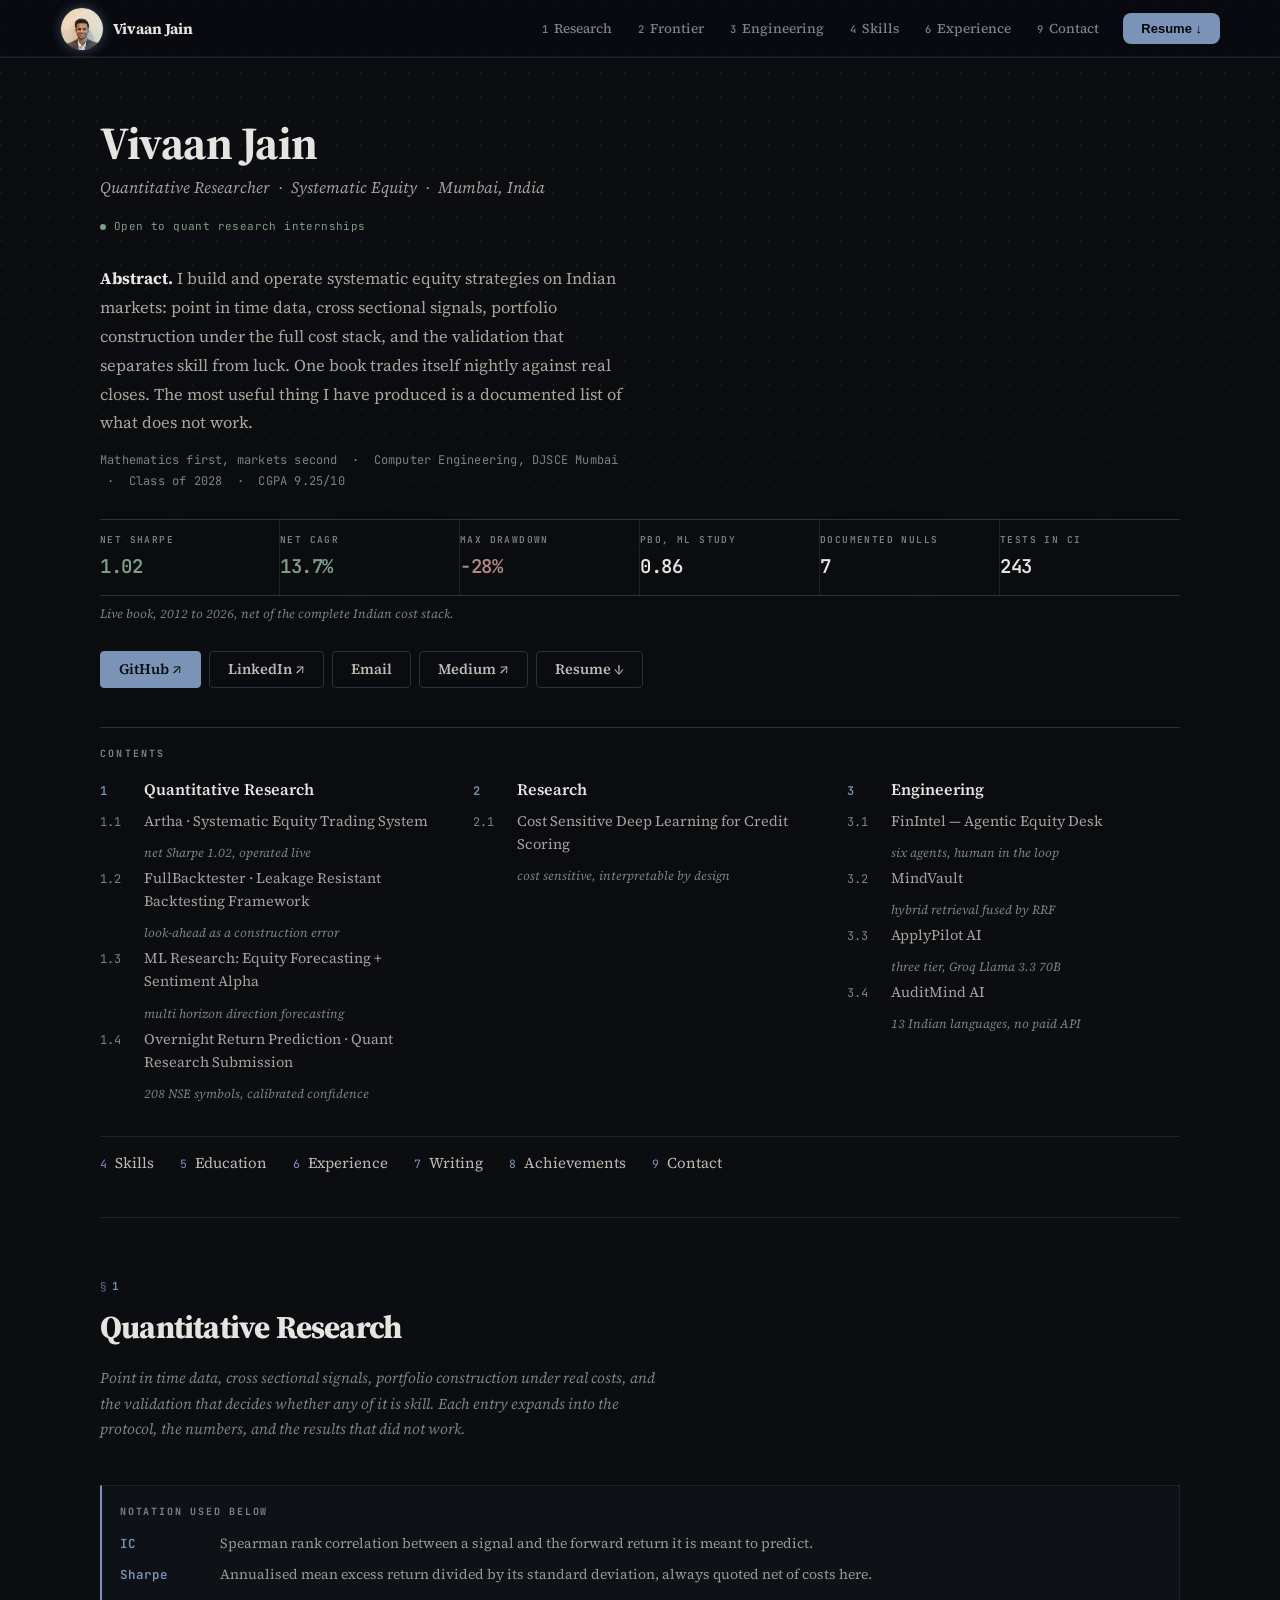
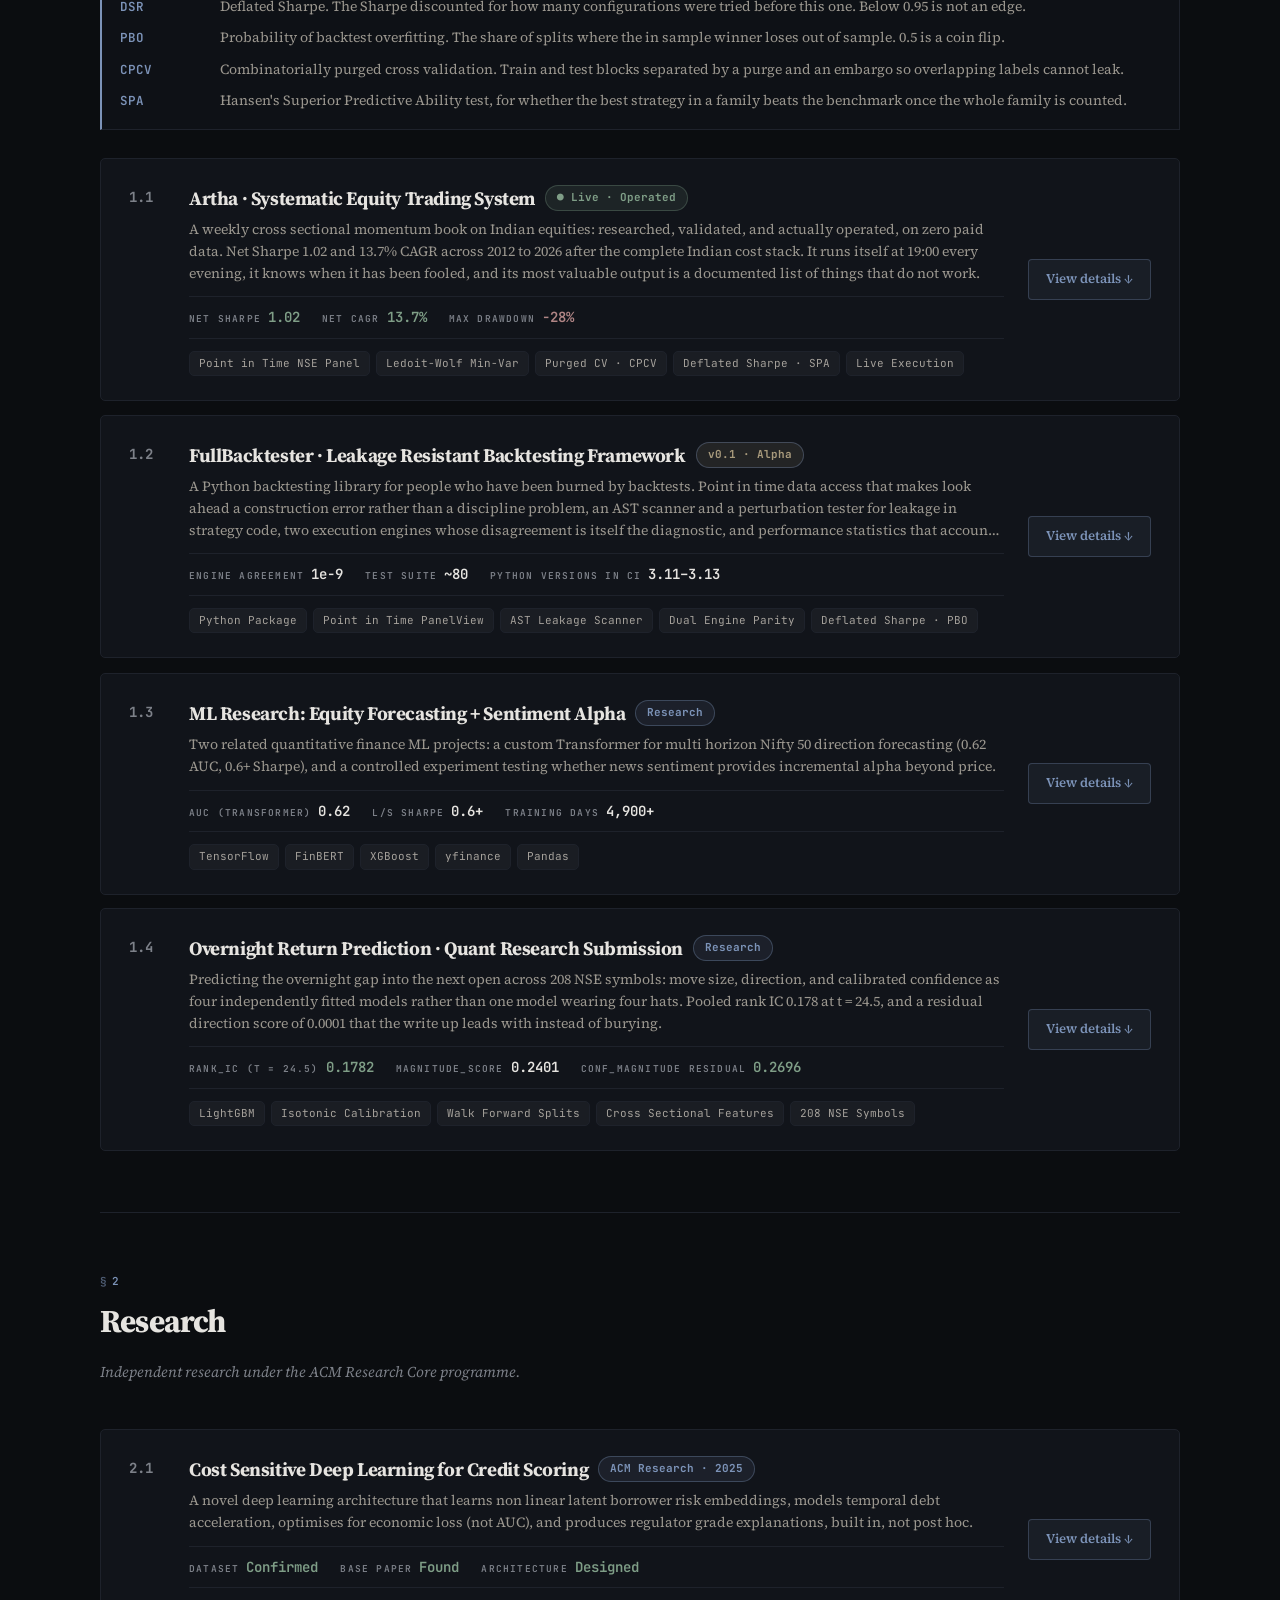
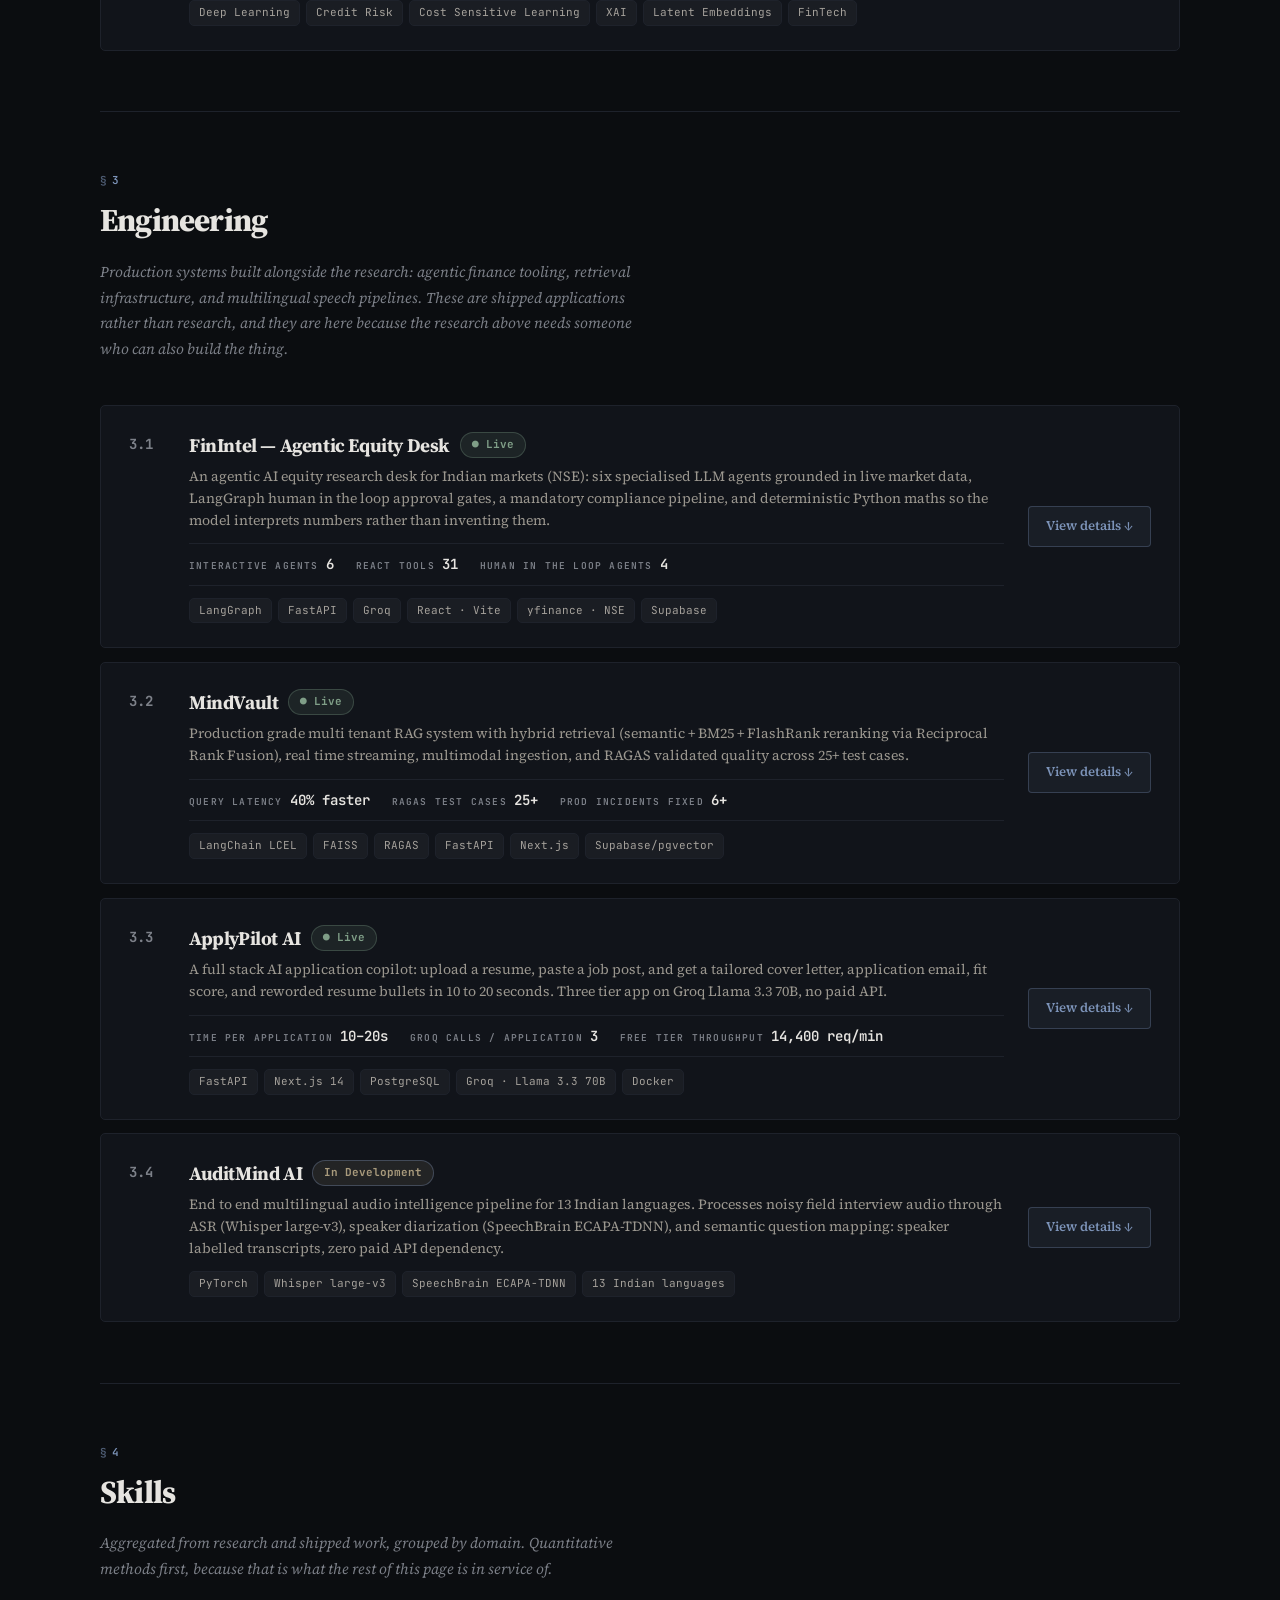
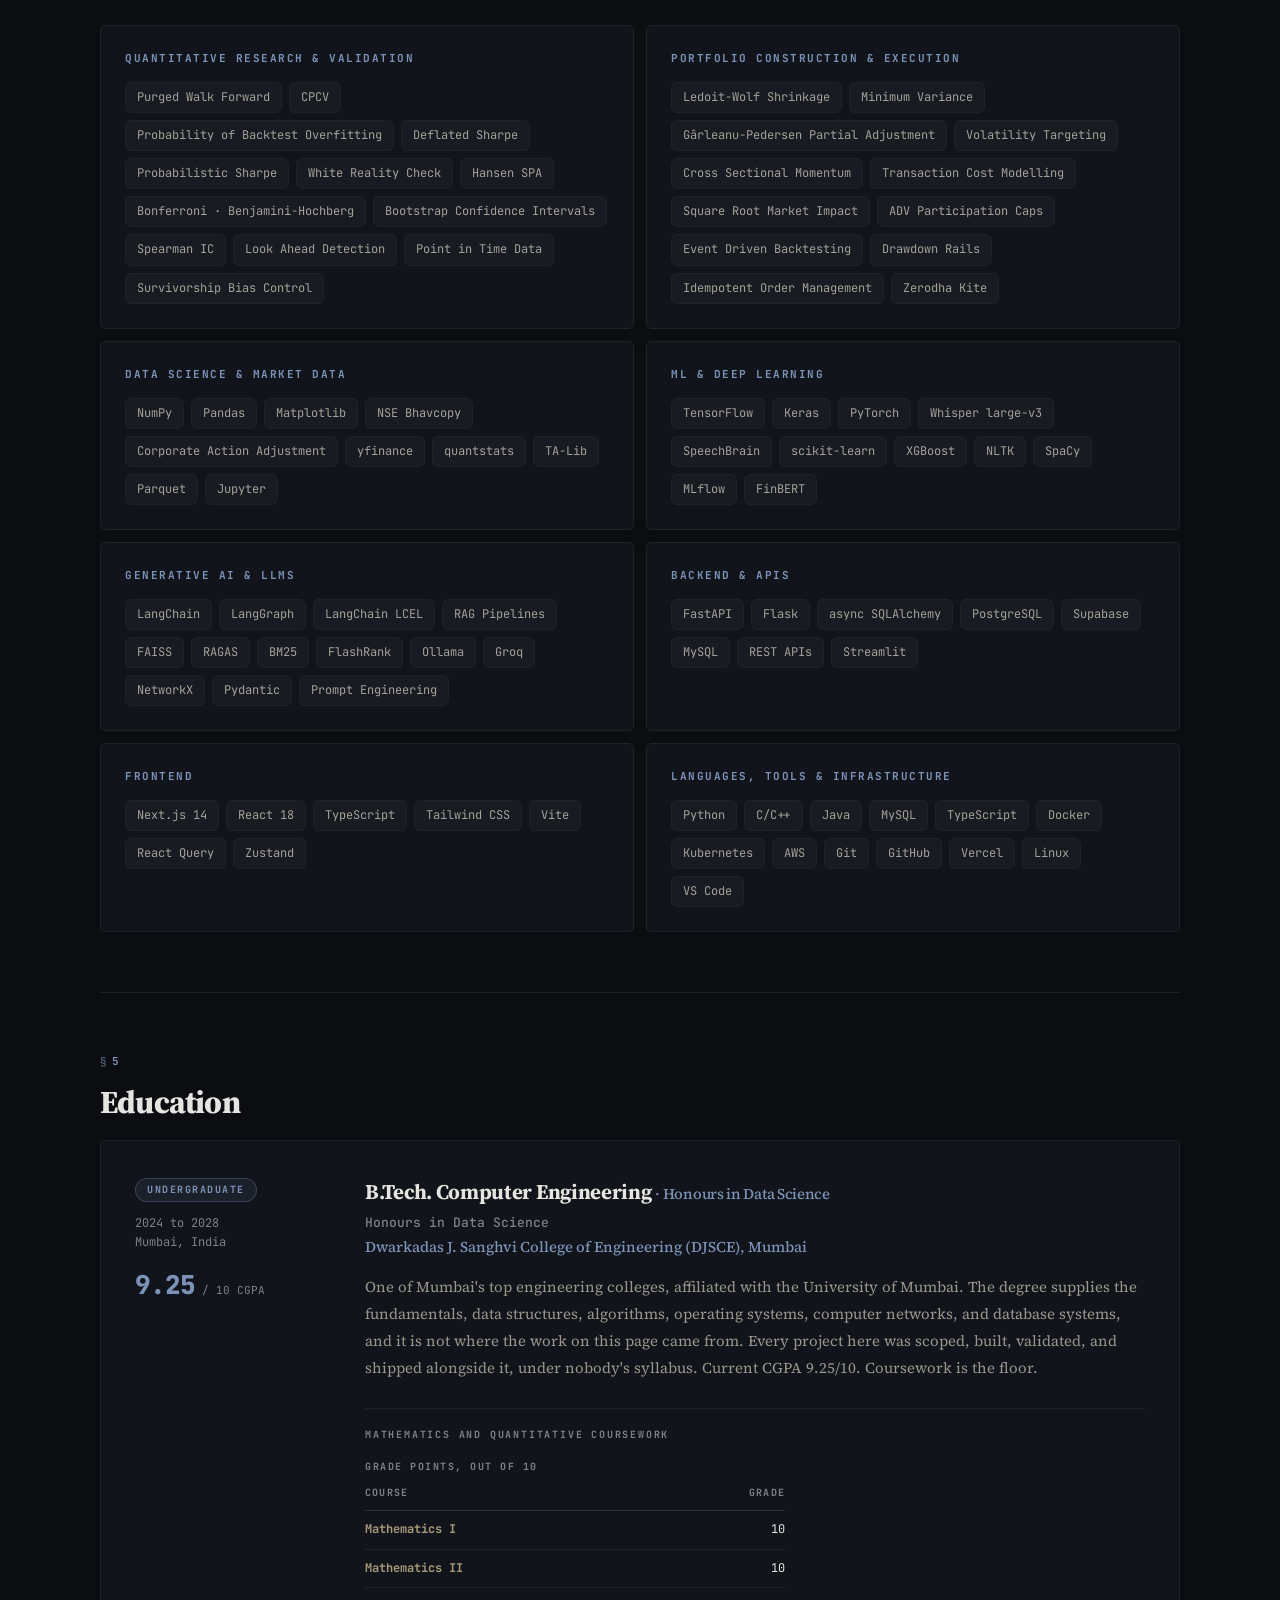
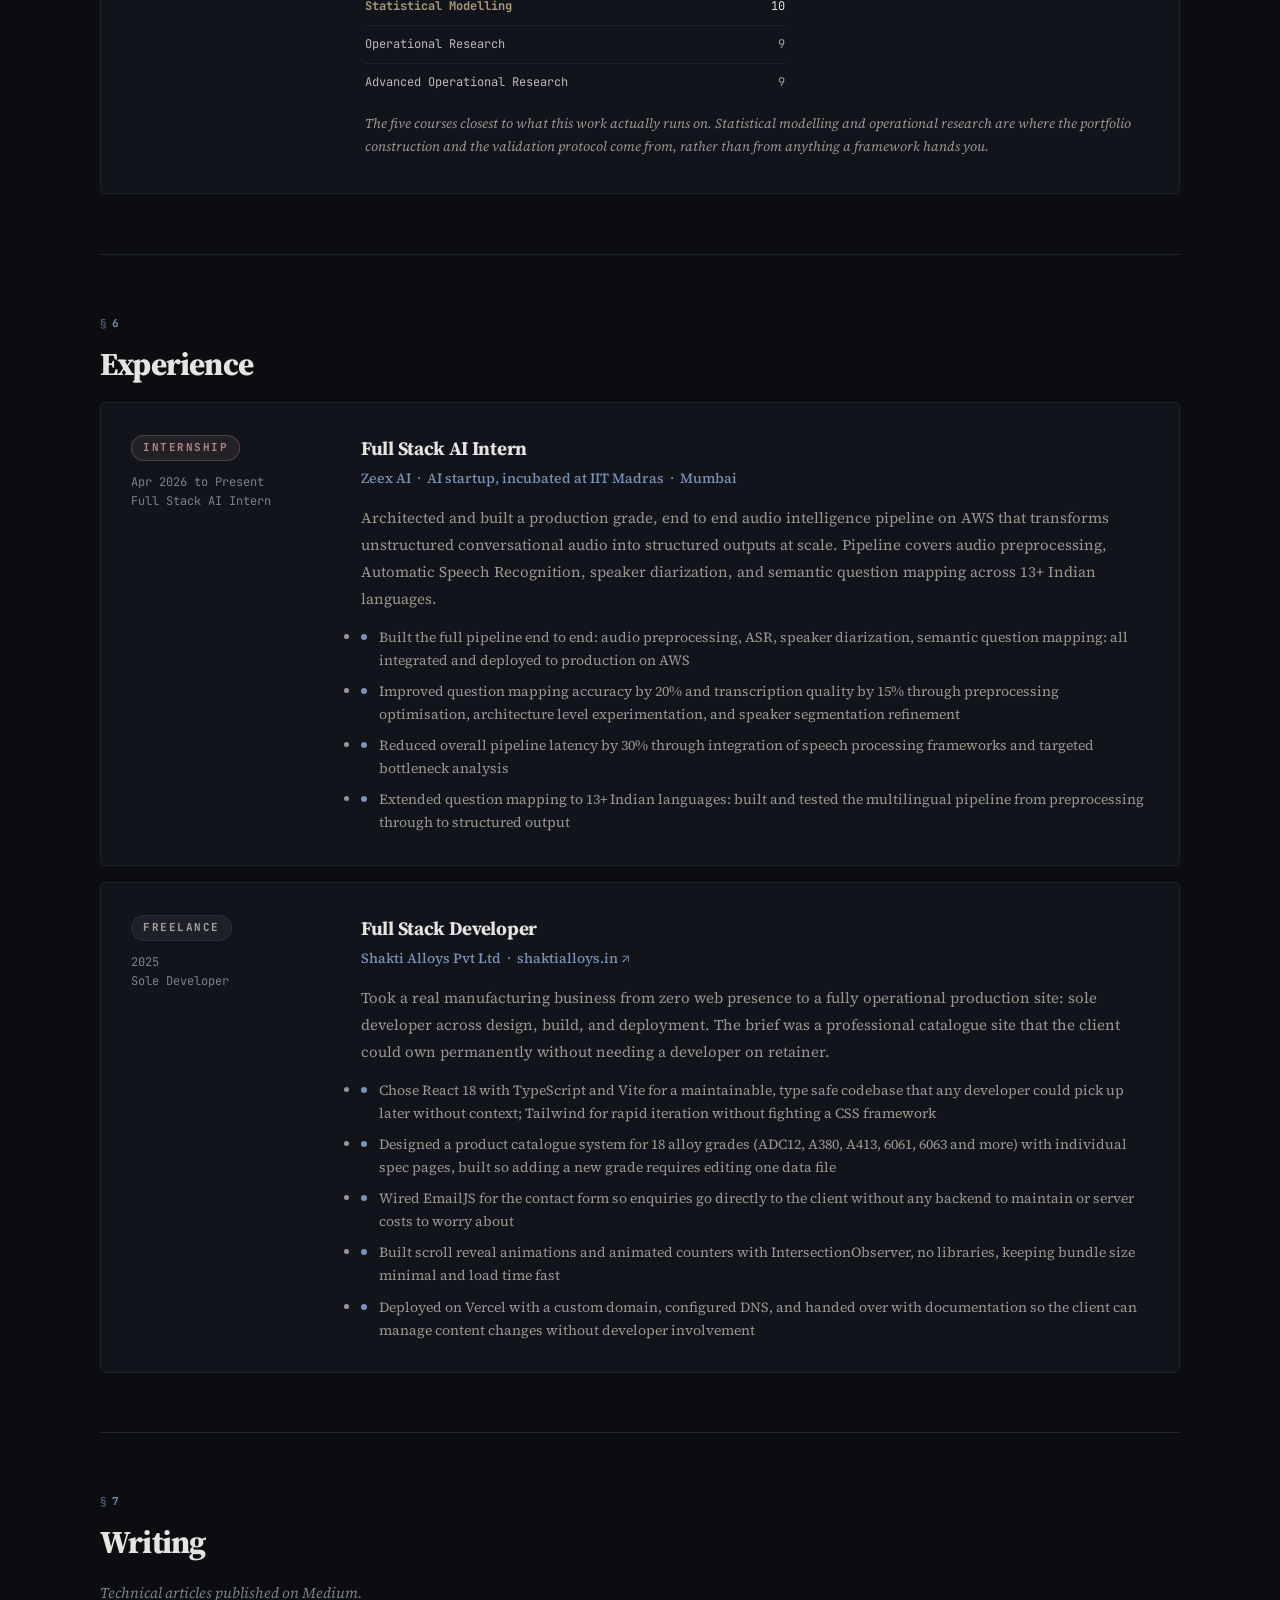
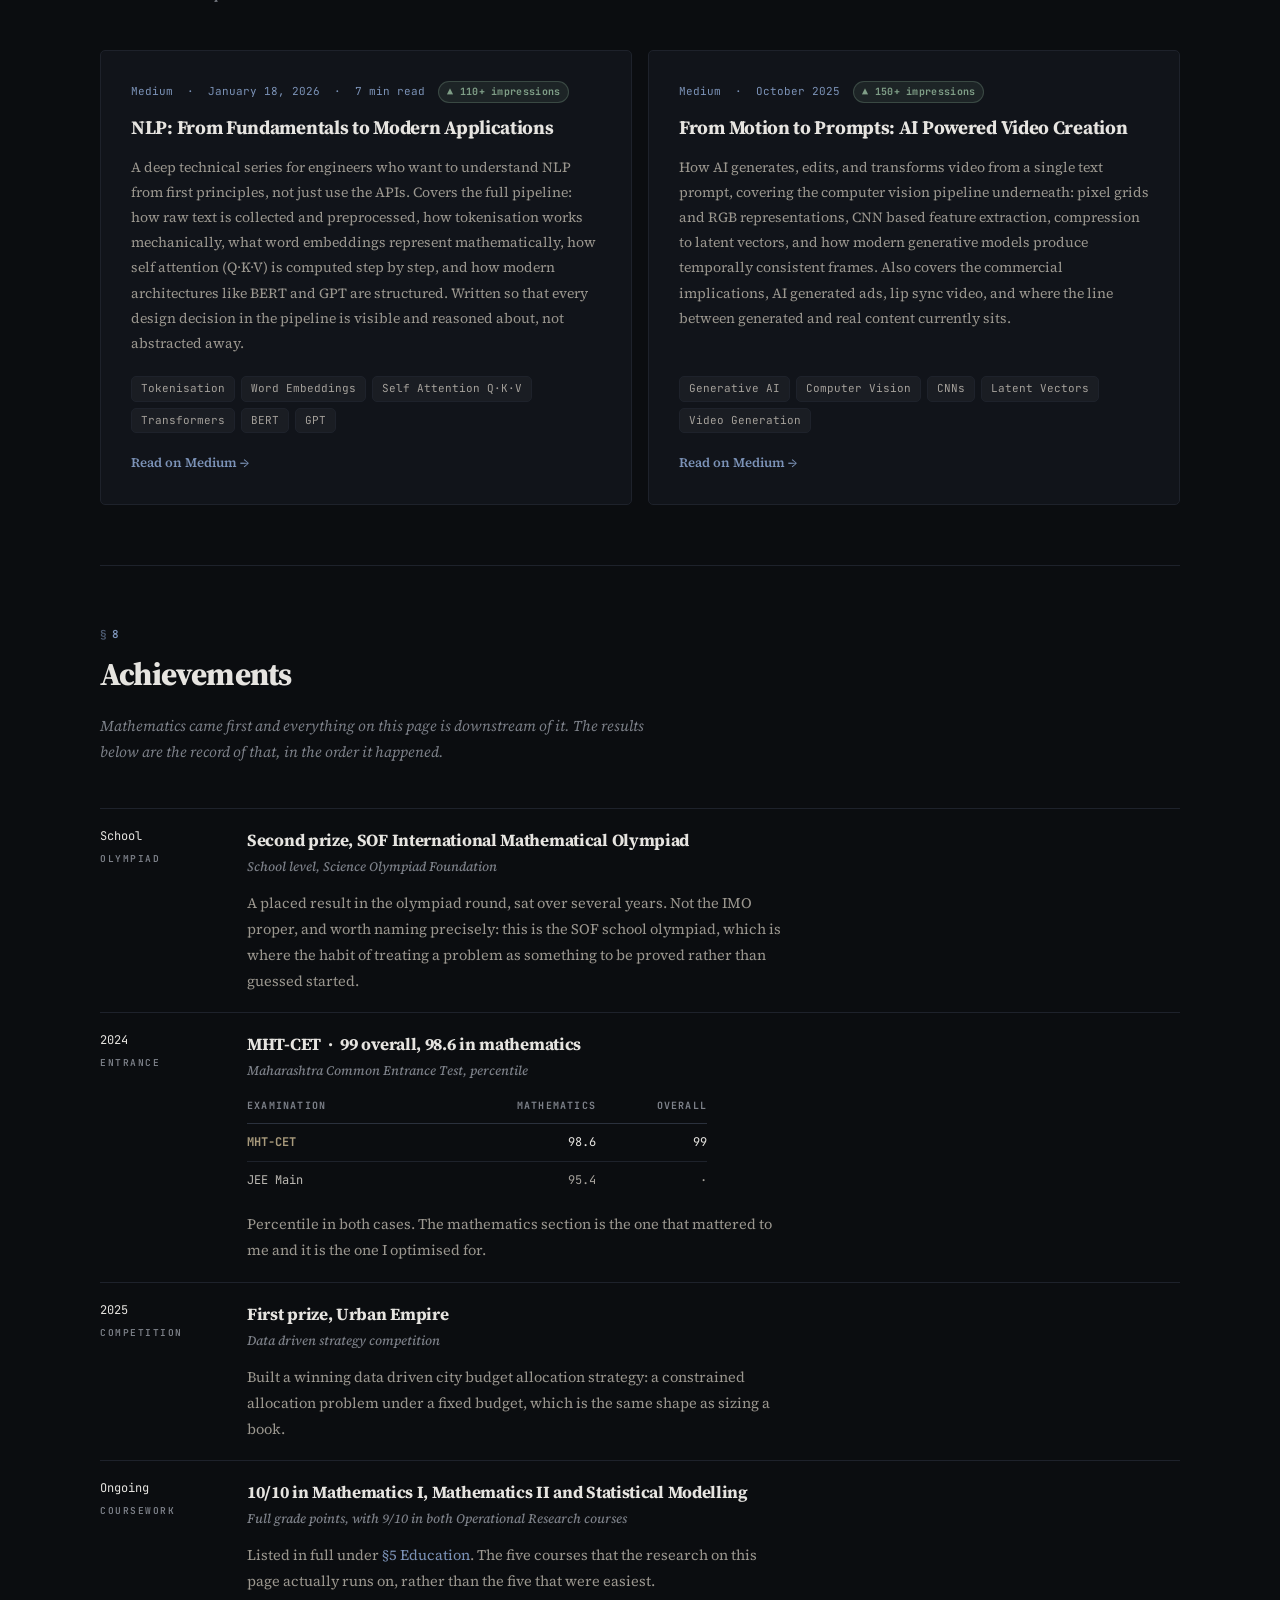
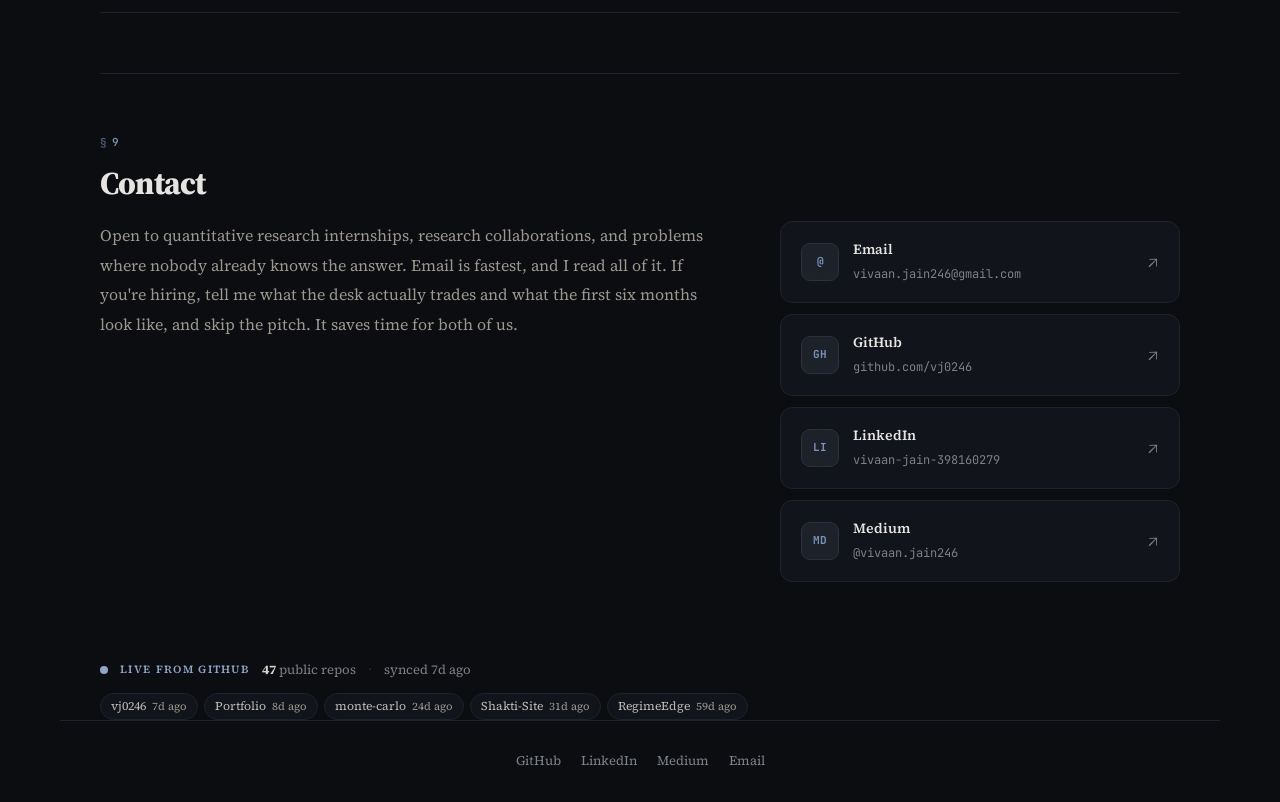
<file: index.html>
<!DOCTYPE html>
<html lang="en">
<head>
  <meta charset="UTF-8" />
  <meta name="viewport" content="width=device-width, initial-scale=1.0" />
  <title>Vivaan Jain, Quantitative Researcher</title>
  <meta name="description" content="Vivaan Jain, Computer Engineering undergraduate at DJSCE Mumbai. Systematic equity research on Indian markets: point-in-time data, purged walk-forward validation, deflated Sharpe, and documented null results." />
  <link rel="icon" type="image/svg+xml" href="favicon.svg" />
  <meta name="theme-color" content="#0b0d10" />
  <link rel="preconnect" href="https://fonts.googleapis.com" />
  <link rel="preconnect" href="https://fonts.gstatic.com" crossorigin />
  <link href="https://fonts.googleapis.com/css2?family=Source+Serif+4:opsz,wght@8..60,400;8..60,600;8..60,700&family=JetBrains+Mono:wght@400;500;600&display=swap" rel="stylesheet" />
  <link rel="stylesheet" href="css/style.css?v=cfd94af9" />
  <noscript>
    <style>
      /* Without JS nothing dismisses the intro and nothing adds .in, so the
         reveal animation would leave the page blank behind a permanent overlay. */
      #scroll-progress { display: none !important; }
      [data-reveal] { opacity: 1 !important; transform: none !important; }
      .proj-detail { display: grid !important; }
    </style>
  </noscript>
  <link rel="canonical" href="https://vivaan-jain-portfolio.vercel.app/" />

  <meta property="og:type" content="profile" />
  <meta property="og:site_name" content="Vivaan Jain" />
  <meta property="og:title" content="Vivaan Jain, Quantitative Researcher" />
  <meta property="og:description" content="Systematic equity research on Indian markets: point in time data, purged walk forward validation, deflated Sharpe, and documented null results." />
  <meta property="og:url" content="https://vivaan-jain-portfolio.vercel.app/" />
  <meta property="og:image" content="https://vivaan-jain-portfolio.vercel.app/assets/vivaan.png" />
  <meta property="og:image:alt" content="Vivaan Jain" />
  <meta property="profile:first_name" content="Vivaan" />
  <meta property="profile:last_name" content="Jain" />

  <meta name="twitter:card" content="summary" />
  <meta name="twitter:title" content="Vivaan Jain, Quantitative Researcher" />
  <meta name="twitter:description" content="Systematic equity research on Indian markets: point in time data, purged walk forward validation, deflated Sharpe, and documented null results." />
  <meta name="twitter:image" content="https://vivaan-jain-portfolio.vercel.app/assets/vivaan.png" />

  <script type="application/ld+json">
  {
    "@context": "https://schema.org",
    "@type": "Person",
    "name": "Vivaan Jain",
    "url": "https://vivaan-jain-portfolio.vercel.app/",
    "image": "https://vivaan-jain-portfolio.vercel.app/assets/vivaan.png",
    "email": "mailto:vivaan.jain246@gmail.com",
    "jobTitle": "Quantitative Researcher",
    "address": { "@type": "PostalAddress", "addressLocality": "Mumbai", "addressCountry": "IN" },
    "alumniOf": {
      "@type": "CollegeOrUniversity",
      "name": "Dwarkadas J. Sanghvi College of Engineering",
      "address": { "@type": "PostalAddress", "addressLocality": "Mumbai", "addressCountry": "IN" }
    },
    "knowsAbout": [
      "Systematic equity research",
      "Portfolio construction",
      "Backtest validation",
      "Deflated Sharpe ratio",
      "Machine learning",
      "Retrieval augmented generation"
    ],
    "sameAs": [
      "https://github.com/vj0246",
      "https://www.linkedin.com/in/vivaan-jain-398160279",
      "https://medium.com/@vivaan.jain246",
      "https://codeforces.com/profile/Vj0246"
    ]
  }
  </script>
</head>
<body>

<a class="skip-link" href="#hero">Skip to content</a>

<div id="scroll-progress"></div>

<!-- ═══ NAV ═════════════════════════════════════ -->
<nav class="site-nav" aria-label="Primary">
  <div class="nav-inner">
    <a class="nav-name" href="#hero"><img src="assets/vivaan.png" class="nav-avatar" alt="" />Vivaan Jain</a>
    <button class="nav-hamburger" id="hamburger" type="button" aria-label="Toggle menu" aria-expanded="false" aria-controls="navLinks"><span aria-hidden="true"></span><span aria-hidden="true"></span><span aria-hidden="true"></span></button>
    <div class="nav-links" id="navLinks">
      <a href="#projects"><span class="nav-num">1</span>Research</a>
      <a href="#frontier"><span class="nav-num">2</span>Frontier</a>
      <a href="#engineering"><span class="nav-num">3</span>Engineering</a>
      <a href="#skills"><span class="nav-num">4</span>Skills</a>
      <a href="#experience"><span class="nav-num">6</span>Experience</a>
      <a href="#contact"><span class="nav-num">9</span>Contact</a>
      <button class="nav-resume" data-resume-open type="button" aria-haspopup="dialog" aria-expanded="false" aria-controls="resumeModal">Resume ↓</button>
    </div>
  </div>
</nav>

<main class="page">

<!-- ═══ HERO ════════════════════════════════════ -->
<section id="hero">
  <header class="paper-head" data-reveal>
    <h1 class="hero-name">Vivaan Jain</h1>
    <p class="hero-role">Quantitative Researcher &nbsp;·&nbsp; Systematic Equity &nbsp;·&nbsp; Mumbai, India</p>
    <p class="hero-status"><span class="status-dot" aria-hidden="true"></span>Open to quant research internships</p>
  </header>

  <div class="abstract" data-reveal>
    <p>
      <span class="abstract-label">Abstract.</span>
      I build and operate systematic equity strategies on Indian markets: point in time data,
      cross sectional signals, portfolio construction under the full cost stack, and the
      validation that separates skill from luck. One book trades itself nightly against real
      closes. The most useful thing I have produced is a documented list of what does not work.
    </p>
    <p class="abstract-meta">
      Mathematics first, markets second &nbsp;·&nbsp; Computer Engineering, DJSCE Mumbai &nbsp;·&nbsp;
      Class of 2028 &nbsp;·&nbsp; CGPA 9.25/10
    </p>
  </div>

  <dl class="keyfacts" data-reveal>
    <div class="kf"><dt>Net Sharpe</dt><dd class="pos">1.02</dd></div>
    <div class="kf"><dt>Net CAGR</dt><dd class="pos">13.7%</dd></div>
    <div class="kf"><dt>Max drawdown</dt><dd class="neg">−28%</dd></div>
    <div class="kf"><dt>PBO, ML study</dt><dd>0.86</dd></div>
    <div class="kf"><dt>Documented nulls</dt><dd>7</dd></div>
    <div class="kf"><dt>Tests in CI</dt><dd>243</dd></div>
  </dl>
  <p class="keyfacts-note" data-reveal>Live book, 2012 to 2026, net of the complete Indian cost stack.</p>

  <div class="hero-ctas" data-reveal>
    <a href="https://github.com/vj0246" target="_blank" rel="noopener" class="btn-primary">GitHub ↗</a>
    <a href="https://www.linkedin.com/in/vivaan-jain-398160279" target="_blank" rel="noopener" class="btn-outline">LinkedIn ↗</a>
    <a href="mailto:vivaan.jain246@gmail.com" class="btn-outline">Email</a>
    <a href="https://medium.com/@vivaan.jain246" target="_blank" rel="noopener" class="btn-outline">Medium ↗</a>
    <button class="btn-outline" data-resume-open type="button" aria-haspopup="dialog" aria-expanded="false" aria-controls="resumeModal">Resume ↓</button>
  </div>

  <nav class="contents" aria-labelledby="contents-h" data-reveal>
    <h2 class="contents-h" id="contents-h">Contents</h2>
    <ul class="toc">
      <!-- CONTENTS:START -->
        <li class="toc-section">
          <a href="#projects"><span class="toc-num">1</span><span class="toc-title">Quantitative Research</span></a>
          <ul class="toc-cards">
            <li><a href="#proj-artha"><span class="toc-num">1.1</span><span class="toc-name">Artha · Systematic Equity Trading System</span><span class="toc-lede">net Sharpe 1.02, operated live</span></a></li>
            <li><a href="#proj-fullbacktester"><span class="toc-num">1.2</span><span class="toc-name">FullBacktester · Leakage Resistant Backtesting Framework</span><span class="toc-lede">look-ahead as a construction error</span></a></li>
            <li><a href="#proj-ml-research"><span class="toc-num">1.3</span><span class="toc-name">ML Research: Equity Forecasting + Sentiment Alpha</span><span class="toc-lede">multi horizon direction forecasting</span></a></li>
            <li><a href="#proj-overnight"><span class="toc-num">1.4</span><span class="toc-name">Overnight Return Prediction · Quant Research Submission</span><span class="toc-lede">208 NSE symbols, calibrated confidence</span></a></li>
          </ul>
        </li>
        <li class="toc-section">
          <a href="#frontier"><span class="toc-num">2</span><span class="toc-title">Research</span></a>
          <ul class="toc-cards">
            <li><a href="#proj-creditscore"><span class="toc-num">2.1</span><span class="toc-name">Cost Sensitive Deep Learning for Credit Scoring</span><span class="toc-lede">cost sensitive, interpretable by design</span></a></li>
          </ul>
        </li>
        <li class="toc-section">
          <a href="#engineering"><span class="toc-num">3</span><span class="toc-title">Engineering</span></a>
          <ul class="toc-cards">
            <li><a href="#proj-finintel"><span class="toc-num">3.1</span><span class="toc-name">FinIntel — Agentic Equity Desk</span><span class="toc-lede">six agents, human in the loop</span></a></li>
            <li><a href="#proj-mindvault"><span class="toc-num">3.2</span><span class="toc-name">MindVault</span><span class="toc-lede">hybrid retrieval fused by RRF</span></a></li>
            <li><a href="#proj-applypilot"><span class="toc-num">3.3</span><span class="toc-name">ApplyPilot AI</span><span class="toc-lede">three tier, Groq Llama 3.3 70B</span></a></li>
            <li><a href="#proj-auditmind"><span class="toc-num">3.4</span><span class="toc-name">AuditMind AI</span><span class="toc-lede">13 Indian languages, no paid API</span></a></li>
          </ul>
        </li>
        <li class="toc-rest"><a href="#skills"><span class="toc-num">4</span>Skills</a><a href="#education"><span class="toc-num">5</span>Education</a><a href="#experience"><span class="toc-num">6</span>Experience</a><a href="#blog"><span class="toc-num">7</span>Writing</a><a href="#achievements"><span class="toc-num">8</span>Achievements</a><a href="#contact"><span class="toc-num">9</span>Contact</a></li>
      <!-- CONTENTS:END -->
    </ul>
  </nav>
</section>


<section id="projects">
  <p class="section-eyebrow"><span class="sec-sign">§</span>1</p>
  <h2 class="section-title">Quantitative Research</h2>
  <p class="section-sub">Point in time data, cross sectional signals, portfolio construction under real costs, and the validation that decides whether any of it is skill. Each entry expands into the protocol, the numbers, and the results that did not work.</p>

  <div class="notation" data-reveal>
    <div class="notation-h">Notation used below</div>
    <dl class="notation-list">
      <div><dt>IC</dt><dd>Spearman rank correlation between a signal and the forward return it is meant to predict.</dd></div>
      <div><dt>Sharpe</dt><dd>Annualised mean excess return divided by its standard deviation, always quoted net of costs here.</dd></div>
      <div><dt>DSR</dt><dd>Deflated Sharpe. The Sharpe discounted for how many configurations were tried before this one. Below 0.95 is not an edge.</dd></div>
      <div><dt>PBO</dt><dd>Probability of backtest overfitting. The share of splits where the in sample winner loses out of sample. 0.5 is a coin flip.</dd></div>
      <div><dt>CPCV</dt><dd>Combinatorially purged cross validation. Train and test blocks separated by a purge and an embargo so overlapping labels cannot leak.</dd></div>
      <div><dt>SPA</dt><dd>Hansen's Superior Predictive Ability test, for whether the best strategy in a family beats the benchmark once the whole family is counted.</dd></div>
    </dl>
  </div>



  <div class="proj-list">

    <!-- CARDS:START projects -->
    <details class="proj-card" id="proj-artha">
      <summary class="proj-summary">
        <div class="ps-left">
          <span class="proj-num">1.1</span>
          <div class="proj-info">
            <div class="proj-title-row">
              <span class="proj-name" role="heading" aria-level="3">Artha · Systematic Equity Trading System</span>
              <span class="badge live">● Live · Operated</span>
            </div>
            <p class="proj-tagline">A weekly cross sectional momentum book on Indian equities: researched, validated, and actually operated, on zero paid data. Net Sharpe 1.02 and 13.7% CAGR across 2012 to 2026 after the complete Indian cost stack. It runs itself at 19:00 every evening, it knows when it has been fooled, and its most valuable output is a documented list of things that do not work.</p>
            <div class="proj-figures"><span class="fig"><span class="fig-label">Net Sharpe</span><span class="fig-val pos">1.02</span></span><span class="fig"><span class="fig-label">Net CAGR</span><span class="fig-val pos">13.7%</span></span><span class="fig"><span class="fig-label">Max drawdown</span><span class="fig-val neg">−28%</span></span></div>
            <div class="proj-tags">
              <span class="tag">Point in Time NSE Panel</span><span class="tag">Ledoit-Wolf Min-Var</span>
              <span class="tag">Purged CV · CPCV</span><span class="tag">Deflated Sharpe · SPA</span>
              <span class="tag">Live Execution</span>
            </div>
          </div>
        </div>
        <span class="expand-label">
          <span class="close-text">View details ↓</span>
          <span class="open-text">Close ↑</span>
        </span>
      </summary>

      <div class="proj-detail">
        <div>
          <div class="detail-block">
            <div class="detail-h">What it does</div>
            <div class="detail-text">
              <p>Artha builds a point in time NSE panel from primary bhavcopy and declared corporate actions, delistings included, ranks the cross section on weekly momentum, constructs a 25 name book with Ledoit-Wolf minimum variance weights and Gârleanu-Pedersen partial adjustment, targets volatility, caps participation against ADV, and executes at the T+1 close. The full Indian cost stack is charged: STT, stamp duty, exchange and SEBI fees, GST, flat DP charges, and square root market impact.</p>
              <p>The larger half of the project is proving the result is not luck. Validation is purged walk forward plus combinatorially purged cross validation, deflated Sharpe measured against an append only trial ledger, White's Reality Check and Hansen's SPA. The live layer holds backtest and engine parity as a CI gate, uses deterministic idempotent order ids, enforces drawdown rails, and runs a heartbeat that alarms on silence rather than only on failure. One line: a research lab that happens to trade, built so its own results cannot lie to it.</p>
            </div>
          </div>
          <div class="detail-block">
            <div class="detail-h">Results, net of the complete Indian cost stack, 2012 to 2026</div>
            <div class="perf-wrap">
              <table class="perf-table">
                <caption>Performance by portfolio construction</caption>
                <thead><tr><th>Configuration</th><th>CAGR</th><th>Sharpe</th><th>Max DD</th><th>Turnover</th></tr></thead>
                <tbody>
                  <tr class="hi"><td>LW min-var + GP τ0.5 · live config</td><td>13.7%</td><td class="pos">1.02</td><td class="neg">−28%</td><td>4.2×</td></tr>
                  <tr><td>Equal weight + no-trade bands</td><td>12.8%</td><td>0.96</td><td class="neg">−27%</td><td>5.2×</td></tr>
                  <tr><td>Naive momentum 12-1</td><td>23.6%</td><td>0.96</td><td class="neg">−49%</td><td>·</td></tr>
                  <tr><td>NIFTY 500 synthetic TRI</td><td>14.97%</td><td>0.94</td><td class="neg">−38%</td><td>·</td></tr>
                </tbody>
              </table>
            </div>
            <div class="arch-note">
              Naive momentum earns a far higher CAGR at a −49% drawdown; the shipped configuration trades return for a drawdown a real book can survive.
              The point of the table is its last row: after costs, most of what looks like alpha is the index. The number that matters is the one that survives being counted, which is why the deflated Sharpe is computed against every configuration ever tried, not just the shipped one.
            </div>
          </div>
          <div class="detail-block">
            <div class="detail-h">Architecture</div>
            <div class="arch-diagram">
              <div class="arch-flow">
                <div class="arch-node">NSE Bhavcopy<br><small>corporate actions · F&amp;O · news</small></div>
                <span class="arch-arr">→</span>
                <div class="arch-node key">Point in Time Panel<br><small>sha256 manifest · CA sanity gate</small></div>
                <span class="arch-arr">→</span>
                <div class="arch-node key">Validation<br><small>purged CV · CPCV · PBO · DSR · SPA</small></div>
                <span class="arch-arr">→</span>
                <div class="arch-node key">Construction<br><small>LW min-var · GP τ · vol target</small></div>
                <span class="arch-arr">→</span>
                <div class="arch-node key">Live Engine<br><small>parity gate in CI · OMS</small></div>
                <span class="arch-arr">→</span>
                <div class="arch-node">Monitoring<br><small>IC decay · PSI drift · heartbeat</small></div>
              </div>
              <div class="arch-note">
                Five scheduled jobs: trade at 19:00, a 21:00 heartbeat that asks whether any of that actually happened, a weekly live versus research divergence check, monthly research screens, and quarterly re-validation. A shipped configuration must re-earn its seat.
                Every alarm is written durably to disk before any push channel is attempted, because the loudest failure mode is silence, and silence has its own dedicated watchdog. Nothing auto remediates: alarms inform, humans decide.
                A research agent proposes features through an AST sandboxed DSL, screens them under the standard protocol, and keeps a Thompson sampling posterior over which families of idea have historically paid off. It has demonstrably changed its mind, reordering what it tries next after two negative liquidity screens, and it never touches the live book.
              </div>
            </div>
          </div>
          <div class="detail-block">
            <div class="detail-h">The nulls are the contribution</div>
            <div class="null-box">
              <div class="nb-label">Seven results that did not work, published rather than buried</div>
              <ul class="detail-bullets">
                <li>Machine learning does not beat momentum. Ridge, LightGBM, MLP and a Transformer under one purged protocol: PBO 0.86, meaning the in sample winner is overfit in 24 of 28 splits</li>
                <li>Post earnings drift runs backwards in India. Across 1.48M timestamped exchange announcements the biggest positive surprises reverse, t = −6.9, and event features add no weekly alpha</li>
                <li>The single name model zoo loses to buy and hold. GRU, LSTM, Transformer and ensemble all land under half the always long floor after costs, under both retraining schemes. Retraining cadence turned out irrelevant: the problem is absence of signal, not staleness</li>
                <li>News sentiment gating subtracts value, 0.06 against 0.58 Sharpe, consistent with the inverted drift above</li>
                <li>A learned trading speed policy ties the fixed constant. LinUCB over 728 weekly decisions returns PBO 0.93 and near uniform action counts: the agent itself reporting that the objective surface is flat and the Gârleanu-Pedersen constant is already near optimal</li>
                <li>Momentum crash regime gates add nothing beyond the volatility targeting already shipped, and EWMA covariance does not beat Ledoit-Wolf, paying for faster adaptation in churn</li>
              </ul>
              <div class="detail-text" style="margin-top:14px">
                <p><strong style="color:var(--white)">The headline finding, written up as a working paper: decomposition preprocessing is look ahead.</strong> A large literature reports Sharpe 3+ on daily equity forecasting after EMD or CEEMDAN preprocessing. Artha reproduced those numbers exactly, IC 0.41 and Sharpe 3.6, then recomputed the identical transform causally so no future data could touch any training input. The entire edge vanished, IC −0.04. The leaky minus causal gap is the published result, and it is what a global transform applied before a temporal split does to you.</p>
              </div>
            </div>
          </div>
          <div class="detail-block">
            <div class="detail-h">Things that went wrong, and were fixed in public</div>
            <ul class="detail-bullets">
              <li>The data feed lied. The declared corporate action feed carried a 1:5 TVSMOTOR split that never happened, manufacturing a +398% phantom return. The adjuster now verifies every declared factor against the ex day price in both directions and has caught 14 phantom events across the history</li>
              <li>A headline was caught being inflated by its own author. Construction v2 first measured Sharpe 1.119 at −21% drawdown; internal code review found a position cap bug silently parking gross in cash, which is accidental de-risking. Corrected to 1.018, and both numbers stay in the record</li>
              <li>A significance claim was corrected downward. The claim that the family beats the index at SPA p = 0.0415 turned out to be carried by a naive fully invested baseline inside that family; across constructed configurations alone, p = 0.655</li>
              <li>A promising upgrade was refused. A momentum plus low volatility blend scored Sharpe 1.30 against the live 1.02, then failed two of four pre registered gates, PBO 0.500 and SPA 0.655. It was held, not shipped, and the friendlier re-test that might have rescued it was deliberately not run</li>
            </ul>
          </div>
          <div class="detail-block">
            <div class="detail-h">Disclosed limitations</div>
            <div class="detail-text">
              <p>Synthetic total return benchmark because no free NIFTY 500 TRI exists; a static current sector map; cash earns 0%; hedge margin financing unmodelled; paper slippage degenerate until live quotes arrive; an announcement taxonomy audited at 81% accuracy; GDELT news coverage reaching 72 of 115 months before the free API rate limited it; and a deflated Sharpe of 0.20 that counts every single name experiment against the cross sectional book, which is deliberately conservative. Each one is tracked with a confirmation date, because a limitation you disclose cannot ambush you later.</p>
            </div>
          </div>
        </div>

        <div class="detail-sidebar">
          <div class="sidebar-block">
            <div class="sb-label">Stack</div>
            <div class="sb-tags">
              <span class="tag">Python</span><span class="tag">uv</span>
              <span class="tag">NSE Bhavcopy</span><span class="tag">Ledoit-Wolf</span>
              <span class="tag">Gârleanu-Pedersen</span><span class="tag">CPCV</span>
              <span class="tag">Deflated Sharpe</span><span class="tag">Hansen SPA</span>
              <span class="tag">White Reality Check</span><span class="tag">LinUCB</span>
              <span class="tag">Thompson Sampling</span><span class="tag">Zerodha Kite</span>
              <span class="tag">GitHub Actions CI</span>
            </div>
          </div>
          <div class="sidebar-block">
            <div class="sb-label">Key metrics</div>
            <div class="sb-metrics">
              <div class="metric-row"><span class="metric-label">Net Sharpe</span><span class="metric-val pos">1.02</span></div>
              <div class="metric-row"><span class="metric-label">Net CAGR</span><span class="metric-val pos">13.7%</span></div>
              <div class="metric-row"><span class="metric-label">Max drawdown</span><span class="metric-val neg">−28%</span></div>
              <div class="metric-row"><span class="metric-label">Turnover</span><span class="metric-val">4.2×</span></div>
              <div class="metric-row"><span class="metric-label">Backtest span</span><span class="metric-val">2012–2026</span></div>
              <div class="metric-row"><span class="metric-label">Book size</span><span class="metric-val">25 names</span></div>
              <div class="metric-row"><span class="metric-label">Tests in CI</span><span class="metric-val">243</span></div>
              <div class="metric-row"><span class="metric-label">Documented nulls</span><span class="metric-val">7</span></div>
              <div class="metric-row"><span class="metric-label">Recorded ADRs</span><span class="metric-val">13</span></div>
              <div class="metric-row"><span class="metric-label">Paid data cost</span><span class="metric-val">₹0</span></div>
            </div>
          </div>
          <div class="sidebar-block">
            <div class="sb-label">Links</div>
            <a href="https://github.com/vj0246/artha" target="_blank" rel="noopener" class="sb-link">GitHub Repository <span>↗</span></a>
            <a href="https://artha-quant.vercel.app" target="_blank" rel="noopener" class="sb-link">Research Site <span>↗</span></a>
          </div>
        </div>
      </div>
    </details>

    <details class="proj-card" id="proj-fullbacktester">
      <summary class="proj-summary">
        <div class="ps-left">
          <span class="proj-num">1.2</span>
          <div class="proj-info">
            <div class="proj-title-row">
              <span class="proj-name" role="heading" aria-level="3">FullBacktester · Leakage Resistant Backtesting Framework</span>
              <span class="badge progress">v0.1 · Alpha</span>
            </div>
            <p class="proj-tagline">A Python backtesting library for people who have been burned by backtests. Point in time data access that makes look ahead a construction error rather than a discipline problem, an AST scanner and a perturbation tester for leakage in strategy code, two execution engines whose disagreement is itself the diagnostic, and performance statistics that account for how many strategies you tried before picking this one.</p>
            <div class="proj-figures"><span class="fig"><span class="fig-label">Engine agreement</span><span class="fig-val">1e-9</span></span><span class="fig"><span class="fig-label">Test suite</span><span class="fig-val">~80</span></span><span class="fig"><span class="fig-label">Python versions in CI</span><span class="fig-val">3.11–3.13</span></span></div>
            <div class="proj-tags">
              <span class="tag">Python Package</span><span class="tag">Point in Time PanelView</span>
              <span class="tag">AST Leakage Scanner</span><span class="tag">Dual Engine Parity</span>
              <span class="tag">Deflated Sharpe · PBO</span>
            </div>
          </div>
        </div>
        <span class="expand-label">
          <span class="close-text">View details ↓</span>
          <span class="open-text">Close ↑</span>
        </span>
      </summary>

      <div class="proj-detail">
        <div>
          <div class="detail-block">
            <div class="detail-h">What it does</div>
            <div class="detail-text">
              <p>Most backtesting frameworks leave the hard part to the user's discipline: not reading the future, not trusting a fill that would never happen, not forgetting how many strategies were tried before this one looked good. FullBacktester moves each of those from a habit into a construction constraint. A strategy never receives a full price history, only a <code>PanelView</code> of bars up to and including the current one, with read only arrays and bars stamped at their close instant in UTC, so a daily bar is not knowable until the exchange has actually closed.</p>
              <p>Every strategy in an <code>Arena</code> runs against the same panel, the same execution config, and the same battery of checks, and the overfitting statistics use the number of entries as the number of trials. The summary reports CAGR, Sharpe, deflated Sharpe given that trial count, max drawdown, turnover, cost drag, and the Sharpe gap between the idealized and realistic engines, with every HIGH severity validation finding printed underneath.</p>
            </div>
          </div>
          <div class="detail-block">
            <div class="detail-h">What it defends against</div>
            <div class="perf-wrap">
              <table class="perf-table">
                <caption>Pitfall and defence</caption>
                <thead><tr><th>Pitfall</th><th>Defence</th></tr></thead>
                <tbody>
                  <tr><td>Look ahead through the data</td><td>PanelView ends at the current bar; UTC close stamping</td></tr>
                  <tr><td>Look ahead in strategy code</td><td>StaticScanner AST patterns + FutureLeakTester perturbation</td></tr>
                  <tr><td>Look ahead in ML training</td><td>Embargoed WalkForwardMLStrategy + PurgedKFold</td></tr>
                  <tr><td>Unrealistic execution</td><td>Event driven engine, cash ledger, next open fills, participation caps</td></tr>
                  <tr><td>Vectorized wishful thinking</td><td>Same cost model, checked against the event driven engine</td></tr>
                  <tr><td>Trying many strategies</td><td>Deflated Sharpe and CSCV probability of backtest overfitting</td></tr>
                </tbody>
              </table>
            </div>
            <div class="arch-note">
              StaticScanner flags negative shifts, centred rolling windows, backward fills, and fitting before the split. FutureLeakTester reruns the strategy twice, once with bars after t replaced by noise and once with the history truncated at t: a decision at t that changes was reading the future.
              Under idealized settings the two engines agree to 1e-9; under realistic settings the gap between them is reported as implementation risk rather than hidden.
            </div>
          </div>
          <div class="detail-block">
            <div class="detail-h">Architecture</div>
            <div class="arch-diagram">
              <div class="arch-flow">
                <div class="arch-node">DataSource<br><small>yfinance · NSE bhavcopy · local</small></div>
                <span class="arch-arr">→</span>
                <div class="arch-node key">Panel · PanelView<br><small>read only, ends at bar t</small></div>
                <span class="arch-arr">→</span>
                <div class="arch-node">Strategy<br><small>weights or on_bar</small></div>
                <span class="arch-arr">→</span>
                <div class="arch-node key">Two Engines<br><small>event driven · vectorized</small></div>
                <span class="arch-arr">→</span>
                <div class="arch-node key">Validation<br><small>AST · perturbation · parity · data QA</small></div>
                <span class="arch-arr">→</span>
                <div class="arch-node">Arena Report<br><small>DSR · PBO · cost drag</small></div>
              </div>
              <div class="arch-note">
                A signal computed from bar t's close executes at bar t+1's open. SAME_CLOSE fill timing exists for market on close strategies and is flagged as optimistic in every report that sees it. Limit and stop orders are evaluated against the next bar's range with conservative fill prices.
                Annualization comes from the panel's market and bar frequency: 252 US sessions, 250 Indian sessions, 365 crypto days, and intraday multiples of each. Undefined statistics are NaN, never zero.
                The NSE bhavcopy source is unadjusted and survivorship free, so it is the right source for universe membership and volume checks, and the wrong one for returns. The framework declares that per source rather than letting the user guess.
              </div>
            </div>
          </div>
          <div class="detail-block">
            <div class="detail-h">Technical depth</div>
            <ul class="detail-bullets">
              <li>Point in time by construction: <code>PanelView</code> exposes bars [0, t] as read only arrays, so look ahead is a type of code that cannot be written rather than a mistake to be caught in review</li>
              <li>Two independent leakage detectors: a static AST scanner over strategy source, and a dynamic perturbation tester that corrupts the future and checks whether the present decision moves</li>
              <li>Dual engine design where agreement is the test: the vectorized engine exists for speed and shares the cost model exactly, and any divergence from the event driven ledger is surfaced as implementation risk</li>
              <li>Multiple testing taken seriously: <code>probabilistic_sharpe_ratio</code>, <code>deflated_sharpe_ratio</code>, <code>minimum_backtest_length</code>, and CSCV <code>probability_of_backtest_overfitting</code> are first class metrics, not an appendix</li>
              <li>Packaging verified the way users experience it: a clean room script builds the wheel, installs it into a fresh virtualenv with the source tree off the path, and exercises the installed copy, which catches a module missing from the wheel, a lost <code>py.typed</code> marker, or an extra that is not really optional</li>
              <li>Limitations stated in the README rather than discovered later: corporate actions are not modelled point in time, intraday fills assume the bar's open is attainable, the leakage tests cannot see a strategy that reads the future from a global, and no options, futures margining, borrow costs or FX in v0.1</li>
            </ul>
          </div>
        </div>

        <div class="detail-sidebar">
          <div class="sidebar-block">
            <div class="sb-label">Stack</div>
            <div class="sb-tags">
              <span class="tag">Python 3.11+</span><span class="tag">NumPy</span>
              <span class="tag">Pandas</span><span class="tag">Parquet cache</span>
              <span class="tag">Hypothesis</span><span class="tag">pytest</span>
              <span class="tag">mypy</span><span class="tag">ruff</span>
              <span class="tag">yfinance</span><span class="tag">NSE Bhavcopy</span>
              <span class="tag">GitHub Actions CI</span>
            </div>
          </div>
          <div class="sidebar-block">
            <div class="sb-label">Key metrics</div>
            <div class="sb-metrics">
              <div class="metric-row"><span class="metric-label">Engine agreement</span><span class="metric-val">1e-9</span></div>
              <div class="metric-row"><span class="metric-label">Test suite</span><span class="metric-val">~80</span></div>
              <div class="metric-row"><span class="metric-label">Python versions in CI</span><span class="metric-val">3.11–3.13</span></div>
              <div class="metric-row"><span class="metric-label">OS legs in CI</span><span class="metric-val">3</span></div>
              <div class="metric-row"><span class="metric-label">Leakage detectors</span><span class="metric-val">2</span></div>
              <div class="metric-row"><span class="metric-label">Markets supported</span><span class="metric-val">US · IN · Crypto</span></div>
            </div>
          </div>
          <div class="sidebar-block">
            <div class="sb-label">Links</div>
            <a href="https://github.com/vj0246/Backtesting-Framework" target="_blank" rel="noopener" class="sb-link">GitHub Repository <span>↗</span></a>
          </div>
        </div>
      </div>
    </details>

    <details class="proj-card" id="proj-ml-research">
      <summary class="proj-summary">
        <div class="ps-left">
          <span class="proj-num">1.3</span>
          <div class="proj-info">
            <div class="proj-title-row">
              <span class="proj-name" role="heading" aria-level="3">ML Research: Equity Forecasting + Sentiment Alpha</span>
              <span class="badge research">Research</span>
            </div>
            <p class="proj-tagline">Two related quantitative finance ML projects: a custom Transformer for multi horizon Nifty 50 direction forecasting (0.62 AUC, 0.6+ Sharpe), and a controlled experiment testing whether news sentiment provides incremental alpha beyond price.</p>
            <div class="proj-figures"><span class="fig"><span class="fig-label">AUC (Transformer)</span><span class="fig-val">0.62</span></span><span class="fig"><span class="fig-label">L/S Sharpe</span><span class="fig-val">0.6+</span></span><span class="fig"><span class="fig-label">Training days</span><span class="fig-val">4,900+</span></span></div>
            <div class="proj-tags">
              <span class="tag">TensorFlow</span><span class="tag">FinBERT</span>
              <span class="tag">XGBoost</span><span class="tag">yfinance</span>
              <span class="tag">Pandas</span>
            </div>
          </div>
        </div>
        <span class="expand-label">
          <span class="close-text">View details ↓</span>
          <span class="open-text">Close ↑</span>
        </span>
      </summary>

      <div class="proj-detail">
        <div>
          <div class="detail-block">
            <div class="detail-h">Project 1: Multi Horizon Transformer for Nifty 50</div>
            <div class="detail-text">
              <p>A Transformer encoder built from scratch in TensorFlow that outputs directional forecasts for 4 horizons simultaneously: 1, 5, 10, and 20 trading days: from one forward pass. Trained on 4,900+ trading days (Jan 2006–Feb 2026). FinBERT news sentiment fused as a parallel signal. Achieved 0.62 AUC and 0.6+ non overlapping long short Sharpe on the held out test set.</p>
            </div>
          </div>
          <div class="detail-block">
            <div class="detail-h">Architecture: Transformer</div>
            <div class="arch-diagram">
              <div class="arch-flow">
                <div class="arch-node">18yr OHLCV<br><small>Jan 2006 to Feb 2026</small></div>
                <span class="arch-arr">→</span>
                <div class="arch-node key">16 Features<br><small>OHLCV + technicals</small></div>
                <span class="arch-plus">+</span>
                <div class="arch-node key">FinBERT<br><small>sentiment score</small></div>
                <span class="arch-arr">→</span>
                <div class="arch-node key">Transformer Encoder<br><small>60-day self attention · TensorFlow</small></div>
                <span class="arch-arr">→</span>
                <div class="arch-node">4 Outputs<br><small>1/5/10/20d · 0.62 AUC</small></div>
              </div>
              <div class="arch-note">
                Fully vectorized long short backtesting engine validates economic performance beyond drift.
                Walk forward validation and decile based strategy evaluation ensure no temporal leakage.
                Leakage free scaling applied to all features. 16 quantitative technical factors engineered.
                Compared against XGBoost baseline on same features. 0.6+ non overlapping long short Sharpe.
              </div>
            </div>
          </div>
          <div class="detail-block">
            <div class="detail-h">Project 2: Sentiment Driven Quantitative Alpha Modeling</div>
            <div class="detail-text">
              <p>A rigorous controlled experiment testing a specific hypothesis: does news sentiment provide incremental predictive signal beyond pure price based models in financial markets? Pipeline fuses historical price, volume, and API sourced news sentiment. Found a 5-day return correlation improvement from 0.43 to 0.46 using sentiment features, supported by MAE and RMSE diagnostics and shuffle testing. Conclusion: gains were modest, unstable, and highly sensitive to validation design: which is itself a meaningful finding about the fragile nature of financial signals.</p>
            </div>
          </div>
          <div class="detail-block">
            <div class="detail-h">Technical depth across both projects</div>
            <ul class="detail-bullets">
              <li>TensorFlow throughout: Transformer encoder built from scratch, custom multi head attention, positional encoding, 60-day temporal context window</li>
              <li>Fully vectorized backtesting engine: long short strategy evaluated at decile level without any lookahead: the backtester was built from scratch, not a library</li>
              <li>Walk forward validation: multiple expanding train windows evaluated in sequence, not a single temporal split, providing more robust out of sample estimates</li>
              <li>Leakage free scaling: mean and std computed only on training windows, applied to val/test: prevents a common source of overly optimistic results in finance ML</li>
              <li>Sentiment alpha experiment designed to falsify, not confirm: MAE/RMSE diagnostics and shuffle testing specifically to distinguish genuine signal from validation artefacts</li>
            </ul>
          </div>
        </div>

        <div class="detail-sidebar">
          <div class="sidebar-block">
            <div class="sb-label">Stack</div>
            <div class="sb-tags">
              <span class="tag">Python</span><span class="tag">TensorFlow</span>
              <span class="tag">FinBERT</span><span class="tag">XGBoost</span>
              <span class="tag">Pandas</span><span class="tag">NumPy</span>
              <span class="tag">scikit-learn</span><span class="tag">yfinance</span>
              <span class="tag">quantstats</span><span class="tag">Jupyter</span>
            </div>
          </div>
          <div class="sidebar-block">
            <div class="sb-label">Key metrics</div>
            <div class="sb-metrics">
              <div class="metric-row"><span class="metric-label">AUC (Transformer)</span><span class="metric-val">0.62</span></div>
              <div class="metric-row"><span class="metric-label">L/S Sharpe</span><span class="metric-val">0.6+</span></div>
              <div class="metric-row"><span class="metric-label">Training days</span><span class="metric-val">4,900+</span></div>
              <div class="metric-row"><span class="metric-label">Features</span><span class="metric-val">16</span></div>
              <div class="metric-row"><span class="metric-label">Sentiment correlation</span><span class="metric-val">0.43 → 0.46</span></div>
            </div>
          </div>
          <div class="sidebar-block">
            <div class="sb-label">Links</div>
            <a href="https://github.com/vj0246/Multi-Horizon-Transformer-for-Systematic-Equity-Direction-Forecasting" target="_blank" rel="noopener" class="sb-link">Transformer GitHub <span>↗</span></a>
            <a href="https://github.com/vj0246/Text-Sentiment-Classification-System" target="_blank" rel="noopener" class="sb-link">Sentiment GitHub <span>↗</span></a>
            <a href="https://multi-horizon-transformer-for-syste.vercel.app" target="_blank" rel="noopener" class="sb-link">Results Dashboard <span>↗</span></a>
          </div>
        </div>
      </div>
    </details>

    <details class="proj-card" id="proj-overnight">
      <summary class="proj-summary">
        <div class="ps-left">
          <span class="proj-num">1.4</span>
          <div class="proj-info">
            <div class="proj-title-row">
              <span class="proj-name" role="heading" aria-level="3">Overnight Return Prediction · Quant Research Submission</span>
              <span class="badge research">Research</span>
            </div>
            <p class="proj-tagline">Predicting the overnight gap into the next open across 208 NSE symbols: move size, direction, and calibrated confidence as four independently fitted models rather than one model wearing four hats. Pooled rank IC 0.178 at t = 24.5, and a residual direction score of 0.0001 that the write up leads with instead of burying.</p>
            <div class="proj-figures"><span class="fig"><span class="fig-label">rank_ic (t = 24.5)</span><span class="fig-val pos">0.1782</span></span><span class="fig"><span class="fig-label">magnitude_score</span><span class="fig-val">0.2401</span></span><span class="fig"><span class="fig-label">conf_magnitude residual</span><span class="fig-val pos">0.2696</span></span></div>
            <div class="proj-tags">
              <span class="tag">LightGBM</span><span class="tag">Isotonic Calibration</span>
              <span class="tag">Walk Forward Splits</span><span class="tag">Cross Sectional Features</span>
              <span class="tag">208 NSE Symbols</span>
            </div>
          </div>
        </div>
        <span class="expand-label">
          <span class="close-text">View details ↓</span>
          <span class="open-text">Close ↑</span>
        </span>
      </summary>

      <div class="proj-detail">
        <div>
          <div class="detail-block">
            <div class="detail-h">What it does</div>
            <div class="detail-text">
              <p>Given the close on day T for roughly 208 NSE stocks, the pipeline predicts the overnight gap into the open on day T+1: how large the move will be, which direction it goes, and how confident the model is about each. These are four separate, independently fitted models. Magnitude is a LightGBM regressor on <code>log1p(|return|)</code>, log space because the target is right skewed and a handful of genuinely extreme moves sit far out in the tail. Direction is a separate LightGBM classifier with its own features and its own hyperparameters, trained independently rather than derived from magnitude.</p>
              <p>Direction confidence is deliberately not the classifier's raw probability, because tree ensemble probabilities are typically miscalibrated. Magnitude confidence is fitted on genuinely out of fold errors via a walk forward split on train, never on in sample residuals, because in sample residuals answer an easier question than the one that matters at prediction time.</p>
            </div>
          </div>
          <div class="detail-block">
            <div class="detail-h">Results on the held out test split</div>
            <div class="perf-wrap">
              <table class="perf-table">
                <caption>Pooled versus residual, after subtracting the common market move</caption>
                <thead><tr><th>Metric</th><th>Pooled</th><th>Residual</th></tr></thead>
                <tbody>
                  <tr class="hi"><td>rank_ic (t = 24.5)</td><td class="pos">0.1782</td><td>·</td></tr>
                  <tr><td>magnitude_score</td><td>0.2401</td><td>0.2245</td></tr>
                  <tr><td>conf_magnitude_score</td><td>0.2340</td><td class="pos">0.2696</td></tr>
                  <tr><td>direction_score</td><td>0.2414</td><td class="neg">0.0001</td></tr>
                  <tr><td>ece_10 · calibration error</td><td>0.0211</td><td>·</td></tr>
                </tbody>
              </table>
            </div>
            <div class="arch-note">
              The magnitude numbers are close to each other pooled and residual, which means the model differentiates between stocks rather than only reading the volatility regime. Confidence about magnitude is more informative residually than pooled, the opposite of the direction story, and worth stating for exactly that contrast.
            </div>
          </div>
          <div class="detail-block">
            <div class="detail-h">The result the submission leads with</div>
            <div class="null-box">
              <div class="nb-label">Residual direction skill is indistinguishable from zero</div>
              <div class="detail-text">
                <p>Pooled direction looks strong. After subtracting the common market wide move, it is 0.0001. Rather than average that away, three explanations were checked with the actual numbers printed at each step. Is the classifier degenerate? No, raw probabilities have genuine two sided spread and hundreds of rows score below 0.5 before calibration. Is the calibrator broken? No, bucketing the validation split into deciles and checking the realized up rate in each shows even the lowest decile is well above 50% on held out data, so the calibrated output is reflecting reality rather than fighting it. Is the confidence flip rule over triggering? No, the calibrated probability never dropped below 0.5 on test before that rule ran.</p>
                <p>Overnight returns in this dataset are up 67 to 73% of the time across all three chronological splits. A correctly calibrated model has limited honest basis to call down. Forcing more down calls would have produced better looking recall and a less truthful model.</p>
              </div>
            </div>
          </div>
          <div class="detail-block">
            <div class="detail-h">Diagnosing it rather than accepting it</div>
            <ul class="detail-bullets">
              <li>Feature importance showed <code>breadth_pos_frac</code> and <code>xs_dispersion</code>, pure market regime indicators identical across all 208 stocks on a given day, dominating the direction model, while the one feature capturing a stock's standing against its peers ranked 15th and was barely used</li>
              <li>Rank and z score versions of two absolute features tied to the overnight persistence mechanism were added and the model retrained. Down calls on test went from zero to 103 genuine ones, and the fraction of stocks beating their own naive always up rate moved off zero for the first time, to 0.029</li>
              <li>Breadth reported with the same honesty: 204 of 208 stocks clear a 50% hit rate, but since the direction model calls up on nearly every row, a stock's hit rate is mechanically close to its own historical up rate, and the correlation between the two is effectively 1.0. The meaningful breadth result is the magnitude side, where all 208 beat the naive baseline and that does not reduce to the always up mechanism</li>
              <li>A separate model trained directly on the residual target, the sign of a stock's return minus the universe mean, showed real skill on its own terms: 56.6% hit rate on a genuinely near even target, and a 0.183 mean daily cross sectional rank correlation between its confidence and which stocks actually beat the market across 282 test days</li>
              <li>That model was tested for inclusion and then left out. On the 60% of test rows where the two models disagree, the primary model is right 64% of the time. The combination was measured rather than assumed, found not to help, and not shipped</li>
              <li>Reproducibility as a checked property, not a claim: a single seed threaded through every model's <code>random_state</code> and the walk forward splitter, verified by two independent fresh runs producing byte identical <code>predictions.csv</code> and <code>statistics.csv</code></li>
            </ul>
          </div>
        </div>

        <div class="detail-sidebar">
          <div class="sidebar-block">
            <div class="sb-label">Stack</div>
            <div class="sb-tags">
              <span class="tag">Python</span><span class="tag">LightGBM</span>
              <span class="tag">Isotonic Regression</span><span class="tag">Pandas</span>
              <span class="tag">NumPy</span><span class="tag">Parquet</span>
              <span class="tag">scikit-learn</span><span class="tag">YAML config</span>
            </div>
          </div>
          <div class="sidebar-block">
            <div class="sb-label">Key metrics</div>
            <div class="sb-metrics">
              <div class="metric-row"><span class="metric-label">rank_ic (t = 24.5)</span><span class="metric-val pos">0.1782</span></div>
              <div class="metric-row"><span class="metric-label">magnitude_score</span><span class="metric-val">0.2401</span></div>
              <div class="metric-row"><span class="metric-label">conf_magnitude residual</span><span class="metric-val pos">0.2696</span></div>
              <div class="metric-row"><span class="metric-label">direction residual</span><span class="metric-val neg">0.0001</span></div>
              <div class="metric-row"><span class="metric-label">Calibration error</span><span class="metric-val">0.0211</span></div>
              <div class="metric-row"><span class="metric-label">Symbols</span><span class="metric-val">208</span></div>
              <div class="metric-row"><span class="metric-label">Models fitted</span><span class="metric-val">4</span></div>
              <div class="metric-row"><span class="metric-label">Reruns byte identical</span><span class="metric-val pos">Yes</span></div>
            </div>
          </div>
          <div class="sidebar-block">
            <div class="sb-label">Links</div>
            <a href="https://github.com/vj0246/Overnight-Return-Predictor" target="_blank" rel="noopener" class="sb-link">GitHub Repository <span>↗</span></a>
          </div>
        </div>
      </div>
    </details>
    <!-- CARDS:END projects -->

  </div>
</section>


<section id="frontier">
  <p class="section-eyebrow"><span class="sec-sign">§</span>2</p>
  <h2 class="section-title">Research</h2>
  <p class="section-sub">Independent research under the ACM Research Core programme.</p>

  <div class="proj-list">

    <!-- CARDS:START frontier -->
    <details class="proj-card" id="proj-creditscore">
      <summary class="proj-summary">
        <div class="ps-left">
          <span class="proj-num">2.1</span>
          <div class="proj-info">
            <div class="proj-title-row">
              <span class="proj-name" role="heading" aria-level="3">Cost Sensitive Deep Learning for Credit Scoring</span>
              <span class="badge research">ACM Research · 2025</span>
            </div>
            <p class="proj-tagline">A novel deep learning architecture that learns non linear latent borrower risk embeddings, models temporal debt acceleration, optimises for economic loss (not AUC), and produces regulator grade explanations, built in, not post hoc.</p>
            <div class="proj-figures"><span class="fig"><span class="fig-label">Dataset</span><span class="fig-val pos">Confirmed</span></span><span class="fig"><span class="fig-label">Base paper</span><span class="fig-val pos">Found</span></span><span class="fig"><span class="fig-label">Architecture</span><span class="fig-val pos">Designed</span></span></div>
            <div class="proj-tags">
              <span class="tag">Deep Learning</span><span class="tag">Credit Risk</span>
              <span class="tag">Cost Sensitive Learning</span><span class="tag">XAI</span>
              <span class="tag">Latent Embeddings</span><span class="tag">FinTech</span>
            </div>
          </div>
        </div>
        <span class="expand-label">
          <span class="close-text">View details ↓</span>
          <span class="open-text">Close ↑</span>
        </span>
      </summary>

      <div class="proj-detail">
        <div>
          <div class="detail-block">
            <div class="detail-h">The problem</div>
            <div class="detail-text">
              <p>Credit scoring sits at an intersection of three unsolved problems. First, high performing deep models learn complex non linear borrower representations that are impossible to explain to risk teams or satisfy regulators, explainability is now a legal requirement under frameworks like Basel and GDPR, and post hoc methods like SHAP produce approximations, not faithful explanations. Second, misclassification costs in lending are fundamentally asymmetric and instance dependent: rejecting a creditworthy borrower costs differently to approving a defaulter, and that ratio varies per loan. Optimising for AUC ignores this entirely. Third, existing models treat borrower risk as stationary, they miss that financial distress typically accelerates non linearly before a default event.</p>
              <p>This research addresses all three with one unified architecture: learn latent risk embeddings, explicitly model debt acceleration dynamics, optimise directly on economic loss with an instance dependent cost function, and keep the decision process inherently interpretable.</p>
            </div>
          </div>
          <div class="detail-block">
            <div class="detail-h">Architecture</div>
            <div class="arch-diagram">
              <div class="arch-flow">
                <div class="arch-node">Borrower Features<br><small>financial + behavioural</small></div>
                <span class="arch-arr">→</span>
                <div class="arch-node key">Deep Feature Extractor<br><small>non linear representations</small></div>
                <span class="arch-arr">→</span>
                <div class="arch-node key">Latent Risk Embeddings<br><small>borrower risk manifold</small></div>
              </div>
              <div class="arch-flow" style="margin-top:8px">
                <div class="arch-node">Debt History<br><small>temporal sequence</small></div>
                <span class="arch-arr">→</span>
                <div class="arch-node key">Debt Acceleration Module<br><small>rate of change dynamics</small></div>
                <span class="arch-arr">→</span>
                <div class="arch-node key">Cost Sensitive Layer<br><small>instance dependent asymmetric loss</small></div>
                <span class="arch-arr">→</span>
                <div class="arch-node">Credit Decision<br><small>+ inherent XAI</small></div>
              </div>
              <div class="arch-note">
                The cost sensitive decision layer uses an instance dependent asymmetric loss, the false negative penalty (approving a defaulter) vs. false positive penalty (rejecting a good borrower) is not a global constant but varies per borrower based on loan amount and risk profile.
                The explainability layer is inherently interpretable by design: predictions decompose into feature level contributions directly from the architecture's forward pass, not SHAP approximations.
              </div>
            </div>
          </div>
          <div class="detail-block">
            <div class="detail-h">Three original contributions</div>
            <ul class="detail-bullets">
              <li>Non linear latent risk embeddings, the model learns a borrower risk manifold from raw financial and behavioural inputs rather than relying on hand crafted credit features, capturing interaction effects that linear scorecards cannot represent</li>
              <li>Temporal debt acceleration modelling, explicitly models the rate of change of debt accumulation over time; financial distress rarely appears suddenly, it accelerates, and this module learns those pre default dynamics from borrower history</li>
              <li>Instance dependent cost sensitive optimisation, trained directly on economic loss where the asymmetric cost ratio is per borrower, not a fixed global hyperparameter; makes the learning objective match what a lender actually cares about</li>
              <li>Inherently interpretable architecture, explainability is built into the model's forward computation, not added as a post hoc approximation; explanations are faithful to what the model actually computed, satisfying regulatory interpretability requirements</li>
            </ul>
          </div>
          <div class="detail-block">
            <div class="detail-h">Why AUC is the wrong metric here</div>
            <div class="detail-text">
              <p>A model that correctly identifies 90% of defaults but misclassifies every large loan defaulter as creditworthy scores well on AUC and is catastrophic in practice. This research trains directly on business loss: the asymmetric financial cost of each misclassification type, weighted by the specific borrower's loan profile. The evaluation metric is expected economic loss on the held out set, not AUC.</p>
            </div>
          </div>
        </div>

        <div class="detail-sidebar">
          <div class="sidebar-block">
            <div class="sb-label">Research org</div>
            <div class="sb-tags">
              <span class="tag">ACM Research Core</span><span class="tag">October 2025</span>
            </div>
          </div>
          <div class="sidebar-block">
            <div class="sb-label">Domains</div>
            <div class="sb-tags">
              <span class="tag">AI in Credit Scoring</span><span class="tag">Cost Sensitive Learning</span>
              <span class="tag">Deep Representation Learning</span><span class="tag">Explainable AI (XAI)</span>
              <span class="tag">Temporal Modelling</span>
            </div>
          </div>
          <div class="sidebar-block">
            <div class="sb-label">Progress</div>
            <div class="sb-metrics">
              <div class="metric-row"><span class="metric-label">Dataset</span><span class="metric-val pos">Confirmed</span></div>
              <div class="metric-row"><span class="metric-label">Base paper</span><span class="metric-val pos">Found</span></div>
              <div class="metric-row"><span class="metric-label">Architecture</span><span class="metric-val pos">Designed</span></div>
              <div class="metric-row"><span class="metric-label">Implementation</span><span class="metric-val amber">In progress</span></div>
            </div>
          </div>
        </div>
      </div>
    </details>
    <!-- CARDS:END frontier -->

  </div>
</section>


<section id="engineering">
  <p class="section-eyebrow"><span class="sec-sign">§</span>3</p>
  <h2 class="section-title">Engineering</h2>
  <p class="section-sub">Production systems built alongside the research: agentic finance tooling, retrieval infrastructure, and multilingual speech pipelines. These are shipped applications rather than research, and they are here because the research above needs someone who can also build the thing.</p>

  <div class="proj-list">

    <!-- CARDS:START engineering -->
    <details class="proj-card" id="proj-finintel">
      <summary class="proj-summary">
        <div class="ps-left">
          <span class="proj-num">3.1</span>
          <div class="proj-info">
            <div class="proj-title-row">
              <span class="proj-name" role="heading" aria-level="3">FinIntel — Agentic Equity Desk</span>
              <span class="badge live">● Live</span>
            </div>
            <p class="proj-tagline">An agentic AI equity research desk for Indian markets (NSE): six specialised LLM agents grounded in live market data, LangGraph human in the loop approval gates, a mandatory compliance pipeline, and deterministic Python maths so the model interprets numbers rather than inventing them.</p>
            <div class="proj-figures"><span class="fig"><span class="fig-label">Interactive agents</span><span class="fig-val">6</span></span><span class="fig"><span class="fig-label">ReAct tools</span><span class="fig-val">31</span></span><span class="fig"><span class="fig-label">Human in the loop agents</span><span class="fig-val">4</span></span></div>
            <div class="proj-tags">
              <span class="tag">LangGraph</span><span class="tag">FastAPI</span>
              <span class="tag">Groq</span><span class="tag">React · Vite</span>
              <span class="tag">yfinance · NSE</span><span class="tag">Supabase</span>
            </div>
          </div>
        </div>
        <span class="expand-label">
          <span class="close-text">View details ↓</span>
          <span class="open-text">Close ↑</span>
        </span>
      </summary>

      <div class="proj-detail">
        <div>
          <div class="detail-block">
            <div class="detail-h">What it does</div>
            <div class="detail-text">
              <p>FinIntel is a multi agent system for equity research on India's National Stock Exchange. A fleet of specialised LLM agents, each grounded in live market data, lets a user analyse a single stock, screen the market by custom criteria, audit portfolio risk, or request a full research report. A five question suitability profile gates every recommendation against the user's stated risk tolerance, and human in the loop approval gates keep a person in control of consequential steps.</p>
              <p>Every output passes a mandatory compliance pipeline: input validation, semantic screening, grounded rewrites that avoid fabrication, PII scrubbing, and SEBI style disclaimers. Deterministic mathematics (volatility, Sharpe, beta, drawdown, CAGR, XIRR, stress tests) is computed in Python; the LLM interprets the results rather than performing the arithmetic, which removes a whole class of hallucination.</p>
            </div>
          </div>
          <div class="detail-block">
            <div class="detail-h">Agentic architecture</div>
            <div class="arch-diagram">
              <div class="arch-flow">
                <div class="arch-node">Query<br><small>React · SSE</small></div>
                <span class="arch-arr">→</span>
                <div class="arch-node">Rate limit + Auth<br><small>PBKDF2 · Supabase</small></div>
                <span class="arch-arr">→</span>
                <div class="arch-node key">6 Agents<br><small>ReAct · 31 tools</small></div>
                <span class="arch-arr">→</span>
                <div class="arch-node key">LangGraph<br><small>interrupt() human gate</small></div>
                <span class="arch-arr">→</span>
                <div class="arch-node key">Compliance<br><small>PII scrub · SEBI</small></div>
                <span class="arch-arr">→</span>
                <div class="arch-node">Response<br><small>streamed · sourced</small></div>
              </div>
              <div class="arch-note">
                LangGraph StateGraph checkpoints state and calls interrupt() to pause for human approval; the user approves, redirects, or stops via Command(resume=...) on four agents (desk, war room, portfolio auditor, task).
                Deterministic maths runs in Python behind a TTL cache; the LLM only interprets the numbers, never computes them.
                Groq multi key failover pool for resilience; data from yfinance, Screener.in, and NSE with labelled sample fallback when live feeds are unreachable.
              </div>
            </div>
          </div>
          <div class="detail-block">
            <div class="detail-h">Technical depth</div>
            <ul class="detail-bullets">
              <li>Six interactive agents (Analyst, Brief, Discover, Portfolio, War Room, Report) across a seven tab desk; the ReAct chat agent exposes 31 grounded tools</li>
              <li>LangGraph StateGraph with interrupt() / Command(resume=...) human in the loop on four agents: the graph checkpoints, pauses for approval, and resumes without losing state</li>
              <li>Mandatory compliance pipeline on every output: input validation, semantic screening, grounded rewrite of unsourced claims, PII scrubbing, and SEBI style disclaimers</li>
              <li>Deterministic quant maths in Python (volatility, Sharpe, beta, RSI, drawdown, CAGR, XIRR, stress test factors); the LLM interprets results rather than doing arithmetic, cutting hallucination risk</li>
              <li>Five question suitability questionnaire builds a per user risk profile that gates recommendations; a Groq multi key failover pool and a TTL cache for deterministic calls keep it resilient and cheap</li>
            </ul>
          </div>
        </div>

        <div class="detail-sidebar">
          <div class="sidebar-block">
            <div class="sb-label">Stack</div>
            <div class="sb-tags">
              <span class="tag">Python</span><span class="tag">FastAPI</span>
              <span class="tag">LangGraph</span><span class="tag">Groq</span>
              <span class="tag">React</span><span class="tag">Vite</span>
              <span class="tag">SSE</span><span class="tag">yfinance</span>
              <span class="tag">Screener.in</span><span class="tag">NSE India</span>
              <span class="tag">Supabase</span><span class="tag">PBKDF2</span>
              <span class="tag">Render</span><span class="tag">Vercel</span>
            </div>
          </div>
          <div class="sidebar-block">
            <div class="sb-label">Key metrics</div>
            <div class="sb-metrics">
              <div class="metric-row"><span class="metric-label">Interactive agents</span><span class="metric-val">6</span></div>
              <div class="metric-row"><span class="metric-label">ReAct tools</span><span class="metric-val">31</span></div>
              <div class="metric-row"><span class="metric-label">Human in the loop agents</span><span class="metric-val">4</span></div>
              <div class="metric-row"><span class="metric-label">Desk tabs</span><span class="metric-val">7</span></div>
              <div class="metric-row"><span class="metric-label">Suitability questions</span><span class="metric-val">5</span></div>
            </div>
          </div>
          <div class="sidebar-block">
            <div class="sb-label">Links</div>
            <a href="https://github.com/vj0246/FinIntel" target="_blank" rel="noopener" class="sb-link">GitHub Repository <span>↗</span></a>
            <a href="https://mumpy-demo.vercel.app" target="_blank" rel="noopener" class="sb-link">Live Demo <span>↗</span></a>
          </div>
        </div>
      </div>
    </details>

    <details class="proj-card" id="proj-mindvault">
      <summary class="proj-summary">
        <div class="ps-left">
          <span class="proj-num">3.2</span>
          <div class="proj-info">
            <div class="proj-title-row">
              <span class="proj-name" role="heading" aria-level="3">MindVault</span>
              <span class="badge live">● Live</span>
            </div>
            <p class="proj-tagline">Production grade multi tenant RAG system with hybrid retrieval (semantic + BM25 + FlashRank reranking via Reciprocal Rank Fusion), real time streaming, multimodal ingestion, and RAGAS validated quality across 25+ test cases.</p>
            <div class="proj-figures"><span class="fig"><span class="fig-label">Query latency</span><span class="fig-val">40% faster</span></span><span class="fig"><span class="fig-label">RAGAS test cases</span><span class="fig-val">25+</span></span><span class="fig"><span class="fig-label">Prod incidents fixed</span><span class="fig-val">6+</span></span></div>
            <div class="proj-tags">
              <span class="tag">LangChain LCEL</span><span class="tag">FAISS</span>
              <span class="tag">RAGAS</span><span class="tag">FastAPI</span>
              <span class="tag">Next.js</span><span class="tag">Supabase/pgvector</span>
            </div>
          </div>
        </div>
        <span class="expand-label">
          <span class="close-text">View details ↓</span>
          <span class="open-text">Close ↑</span>
        </span>
      </summary>

      <div class="proj-detail">
        <div>
          <div class="detail-block">
            <div class="detail-h">What it does</div>
            <div class="detail-text">
              <p>A multi tenant RAG system where users upload documents and query them with natural language. Under the hood it uses three retrieval methods fused together: semantic vector search, BM25 keyword matching, and FlashRank cross encoder reranking combined via Reciprocal Rank Fusion. This eliminates the blind spots that any single retrieval method has. Real time streaming responses, multimodal document and image ingestion, shareable conversation links.</p>
              <p>Built to run reliably on constrained 512MB infrastructure. Diagnosed and resolved 6+ critical production incidents including memory leaks, race conditions, and rate limit cascades. RAGAS evaluation suite covers faithfulness, context precision, and context recall across 25+ test cases.</p>
            </div>
          </div>
          <div class="detail-block">
            <div class="detail-h">Architecture</div>
            <div class="arch-diagram">
              <div class="arch-flow">
                <div class="arch-node">Document<br><small>PDF · image · text</small></div>
                <span class="arch-arr">→</span>
                <div class="arch-node">Chunker<br><small>500 chars</small></div>
                <span class="arch-arr">→</span>
                <div class="arch-node key">3 Retrievers<br><small>FAISS · BM25 · FlashRank</small></div>
                <span class="arch-arr">→</span>
                <div class="arch-node key">RRF Fusion<br><small>Reciprocal Rank Fusion</small></div>
                <span class="arch-arr">→</span>
                <div class="arch-node">LLM<br><small>streaming</small></div>
              </div>
              <div class="arch-note">
                Parallel async retrieval across all three methods, selective LLM call pruning on low confidence chunks: 40% reduction in query latency.
                Intent classification and context aware query rewriting before retrieval. Cross session conversational memory with rolling summarisation.
                Knowledge graph layer (NetworkX) extracts typed entity relationships across 50+ concept nodes per document, rendered as interactive graph UI.
                Multi tenant: Supabase/pgvector with row level security, every query scoped to authenticated user at database level.
              </div>
            </div>
          </div>
          <div class="detail-block">
            <div class="detail-h">Technical depth</div>
            <ul class="detail-bullets">
              <li>Hybrid retrieval via Reciprocal Rank Fusion: FAISS semantic search, BM25 keyword matching, and FlashRank cross encoder reranking each run in parallel, results fused to eliminate single method blind spots</li>
              <li>40% query latency reduction through parallel async retrieval and selective LLM call pruning on chunks below a confidence threshold</li>
              <li>RAGAS evaluation suite: automated faithfulness, context precision, and context recall scoring across 25+ curated test cases, run on every significant change</li>
              <li>6+ critical production incidents resolved: memory leaks from embedding model loading, race conditions in concurrent session writes, rate limit cascades under burst load: zero downtime reliability on 512MB infrastructure</li>
              <li>Knowledge graph construction from LLM extracted typed entity relationships across 50+ concept nodes, stored in NetworkX, rendered as interactive node graph in Next.js frontend</li>
              <li>Intent classification chain rewrites ambiguous or context dependent queries before retrieval, improving relevance without the user needing to rephrase</li>
            </ul>
          </div>
        </div>

        <div class="detail-sidebar">
          <div class="sidebar-block">
            <div class="sb-label">Stack</div>
            <div class="sb-tags">
              <span class="tag">Python</span><span class="tag">FastAPI</span>
              <span class="tag">LangChain LCEL</span><span class="tag">FAISS</span>
              <span class="tag">BM25</span><span class="tag">FlashRank</span>
              <span class="tag">RAGAS</span><span class="tag">NetworkX</span>
              <span class="tag">Pydantic</span><span class="tag">Ollama</span>
              <span class="tag">Next.js</span><span class="tag">TypeScript</span>
              <span class="tag">Supabase/pgvector</span><span class="tag">Vercel</span>
            </div>
          </div>
          <div class="sidebar-block">
            <div class="sb-label">Key metrics</div>
            <div class="sb-metrics">
              <div class="metric-row"><span class="metric-label">Query latency</span><span class="metric-val">40% faster</span></div>
              <div class="metric-row"><span class="metric-label">RAGAS test cases</span><span class="metric-val">25+</span></div>
              <div class="metric-row"><span class="metric-label">Prod incidents fixed</span><span class="metric-val">6+</span></div>
              <div class="metric-row"><span class="metric-label">Concept nodes</span><span class="metric-val">50+</span></div>
            </div>
          </div>
          <div class="sidebar-block">
            <div class="sb-label">Links</div>
            <a href="https://github.com/vj0246/MindVault" target="_blank" rel="noopener" class="sb-link">GitHub Repository <span>↗</span></a>
            <a href="https://mind-vault-red.vercel.app/" target="_blank" rel="noopener" class="sb-link">Live Demo <span>↗</span></a>
          </div>
        </div>
      </div>
    </details>

    <details class="proj-card" id="proj-applypilot">
      <summary class="proj-summary">
        <div class="ps-left">
          <span class="proj-num">3.3</span>
          <div class="proj-info">
            <div class="proj-title-row">
              <span class="proj-name" role="heading" aria-level="3">ApplyPilot AI</span>
              <span class="badge live">● Live</span>
            </div>
            <p class="proj-tagline">A full stack AI application copilot: upload a resume, paste a job post, and get a tailored cover letter, application email, fit score, and reworded resume bullets in 10 to 20 seconds. Three tier app on Groq Llama 3.3 70B, no paid API.</p>
            <div class="proj-figures"><span class="fig"><span class="fig-label">Time per application</span><span class="fig-val">10–20s</span></span><span class="fig"><span class="fig-label">Groq calls / application</span><span class="fig-val">3</span></span><span class="fig"><span class="fig-label">Free tier throughput</span><span class="fig-val">14,400 req/min</span></span></div>
            <div class="proj-tags">
              <span class="tag">FastAPI</span><span class="tag">Next.js 14</span>
              <span class="tag">PostgreSQL</span><span class="tag">Groq · Llama 3.3 70B</span>
              <span class="tag">Docker</span>
            </div>
          </div>
        </div>
        <span class="expand-label">
          <span class="close-text">View details ↓</span>
          <span class="open-text">Close ↑</span>
        </span>
      </summary>

      <div class="proj-detail">
        <div>
          <div class="detail-block">
            <div class="detail-h">What it does</div>
            <div class="detail-text">
              <p>Upload a resume, paste a job posting, and in 10 to 20 seconds ApplyPilot returns a cover letter, an application email, a fit score, adapted resume bullets, and grounded answers to custom application questions. Resume and job parsing extract structured profiles; the fit score is computed in plain Python before any model call; generation runs through Groq's free Llama 3.3 70B. A real status pipeline (ready → approved → submitted → interviewing → offered/rejected) tracks every application.</p>
              <p>The AI never invents experience. Resume adaptation carries explicit prompt level constraints: reword existing bullets to hit JD keywords, never add a skill or change a date. It was tested specifically by feeding a resume missing an obvious JD keyword to confirm it reframes rather than fabricates.</p>
            </div>
          </div>
          <div class="detail-block">
            <div class="detail-h">Architecture</div>
            <div class="arch-diagram">
              <div class="arch-flow">
                <div class="arch-node">Next.js 14<br><small>upload · paste JD</small></div>
                <span class="arch-arr">→</span>
                <div class="arch-node key">FastAPI<br><small>JWT REST · BackgroundTasks</small></div>
                <span class="arch-arr">→</span>
                <div class="arch-node key">Groq · Llama 3.3 70B<br><small>3 sequential calls</small></div>
                <span class="arch-arr">→</span>
                <div class="arch-node">PostgreSQL<br><small>profiles · application state</small></div>
              </div>
              <div class="arch-note">
                Fit scoring is pure Python skill set intersection before any LLM call: transparent and fast, and it tells the user exactly why the score is what it is.
                Three Groq calls per application (cover letter, email, resume adaptation) run sequentially inside one FastAPI BackgroundTask: no queue, no broker.
                The whole stack runs in three Docker containers via Docker Compose; PostgreSQL persists profiles, documents, and lifecycle across five tables.
                Groq free tier (Llama 3.3 70B) for every generation: no OpenAI key, no per call cost.
              </div>
            </div>
          </div>
          <div class="detail-block">
            <div class="detail-h">Technical depth</div>
            <ul class="detail-bullets">
              <li>Three tier app: Next.js 14 frontend with polling based state, JWT secured REST to a FastAPI backend, PostgreSQL for persistence: no unnecessary moving parts</li>
              <li>Fit score is deterministic Python (skill set intersection) computed before any LLM call: transparent and explainable rather than an opaque embedding similarity</li>
              <li>Three Groq calls per application run sequentially inside one FastAPI BackgroundTask: no Celery, no Redis, no broker: genuinely sufficient at this scale</li>
              <li>Original design used Celery + Redis + LangGraph + Ollama: scrapped after testing because five extra containers and a message broker added complexity with no benefit, cut to BackgroundTasks + Groq</li>
              <li>Resume adaptation is constrained at the prompt level to reword existing bullets only, never fabricate skills or dates: verified by adversarial testing with a missing keyword</li>
            </ul>
          </div>
        </div>

        <div class="detail-sidebar">
          <div class="sidebar-block">
            <div class="sb-label">Stack</div>
            <div class="sb-tags">
              <span class="tag">FastAPI</span><span class="tag">SQLAlchemy 2</span>
              <span class="tag">PostgreSQL 16</span><span class="tag">Next.js 14</span>
              <span class="tag">TypeScript</span><span class="tag">React Query</span>
              <span class="tag">Zustand</span><span class="tag">Tailwind</span>
              <span class="tag">Groq · Llama 3.3 70B</span><span class="tag">Docker Compose</span>
              <span class="tag">JWT</span>
            </div>
          </div>
          <div class="sidebar-block">
            <div class="sb-label">Key metrics</div>
            <div class="sb-metrics">
              <div class="metric-row"><span class="metric-label">Time per application</span><span class="metric-val">10–20s</span></div>
              <div class="metric-row"><span class="metric-label">Groq calls / application</span><span class="metric-val">3</span></div>
              <div class="metric-row"><span class="metric-label">Free tier throughput</span><span class="metric-val">14,400 req/min</span></div>
              <div class="metric-row"><span class="metric-label">Containers</span><span class="metric-val">3</span></div>
            </div>
          </div>
          <div class="sidebar-block">
            <div class="sb-label">Links</div>
            <a href="https://github.com/vj0246/ApplyPilot-AI" target="_blank" rel="noopener" class="sb-link">GitHub Repository <span>↗</span></a>
            <a href="https://apply-pilot-ai.vercel.app" target="_blank" rel="noopener" class="sb-link">Live Demo <span>↗</span></a>
          </div>
        </div>
      </div>
    </details>

    <details class="proj-card" id="proj-auditmind">
      <summary class="proj-summary">
        <div class="ps-left">
          <span class="proj-num">3.4</span>
          <div class="proj-info">
            <div class="proj-title-row">
              <span class="proj-name" role="heading" aria-level="3">AuditMind AI</span>
              <span class="badge progress">In Development</span>
            </div>
            <p class="proj-tagline">End to end multilingual audio intelligence pipeline for 13 Indian languages. Processes noisy field interview audio through ASR (Whisper large-v3), speaker diarization (SpeechBrain ECAPA-TDNN), and semantic question mapping: speaker labelled transcripts, zero paid API dependency.</p>
            <div class="proj-tags">
              <span class="tag">PyTorch</span><span class="tag">Whisper large-v3</span>
              <span class="tag">SpeechBrain ECAPA-TDNN</span><span class="tag">13 Indian languages</span>
            </div>
          </div>
        </div>
        <span class="expand-label">
          <span class="close-text">View details ↓</span>
          <span class="open-text">Close ↑</span>
        </span>
      </summary>

      <div class="proj-detail">
        <div>
          <div class="detail-block">
            <div class="detail-h">What it does</div>
            <div class="detail-text">
              <p>Processes noisy field interview recordings in 13 Indian languages into clean, speaker labelled transcripts with zero paid API dependency. Raw audio goes through signal preprocessing, ASR via Whisper large-v3, speaker diarization via SpeechBrain ECAPA-TDNN, and semantic question mapping to produce structured outputs from unstructured conversational audio at scale.</p>
            </div>
          </div>
          <div class="detail-block">
            <div class="detail-h">Architecture</div>
            <div class="arch-diagram">
              <div class="arch-flow">
                <div class="arch-node">Raw Audio<br><small>noisy field recordings</small></div>
                <span class="arch-arr">→</span>
                <div class="arch-node key">Signal Preprocessing<br><small>bandpass · noise reduction · RMS norm</small></div>
                <span class="arch-arr">→</span>
                <div class="arch-node key">Whisper large-v3<br><small>ASR · 13 Indian languages</small></div>
                <span class="arch-arr">→</span>
                <div class="arch-node key">SpeechBrain ECAPA-TDNN<br><small>speaker diarization</small></div>
                <span class="arch-arr">→</span>
                <div class="arch-node">Structured Transcript<br><small>speaker labelled output</small></div>
              </div>
              <div class="arch-note">
                Preprocessing evaluator tests 16 signal processing configurations (bandpass, noise reduction, RMS normalisation) scored via Whisper confidence metrics to identify the optimal variant per audio condition automatically.
                No paid API at any stage: Whisper and SpeechBrain run fully on PyTorch locally.
              </div>
            </div>
          </div>
          <div class="detail-block">
            <div class="detail-h">Technical depth</div>
            <ul class="detail-bullets">
              <li>Whisper large-v3 for multilingual ASR across 13 Indian languages including dialects where cloud APIs degrade on noisy field recordings; runs entirely locally with no per call cost</li>
              <li>SpeechBrain ECAPA-TDNN separates overlapping speech and assigns speaker identities so transcripts are labelled by who said what, not just a flat stream of text</li>
              <li>16-configuration preprocessing evaluator: systematic search over combinations of bandpass filters, noise reduction, and RMS normalisation; selects the best scoring variant per input using Whisper confidence as the objective metric</li>
              <li>Semantic question mapping layer maps transcript segments to structured question slots, enabling downstream analysis without manual review of raw transcripts</li>
            </ul>
          </div>
        </div>

        <div class="detail-sidebar">
          <div class="sidebar-block">
            <div class="sb-label">Stack</div>
            <div class="sb-tags">
              <span class="tag">Python</span><span class="tag">PyTorch</span>
              <span class="tag">Whisper large-v3</span><span class="tag">SpeechBrain</span>
              <span class="tag">ECAPA-TDNN</span><span class="tag">SoundFile</span>
              <span class="tag">NoiseReduce</span>
            </div>
          </div>
          <div class="sidebar-block">
            <div class="sb-label">Links</div>
            <a href="https://github.com/vj0246/auditmind-ai" target="_blank" rel="noopener" class="sb-link">GitHub Repository <span>↗</span></a>
          </div>
        </div>
      </div>
    </details>
    <!-- CARDS:END engineering -->

  </div>
</section>


<section id="skills">
  <p class="section-eyebrow"><span class="sec-sign">§</span>4</p>
  <h2 class="section-title">Skills</h2>
  <p class="section-sub">Aggregated from research and shipped work, grouped by domain. Quantitative methods first, because that is what the rest of this page is in service of.</p>

  <div class="skills-grid">

      <div class="skill-group">
        <div class="sg-name">Quantitative Research &amp; Validation</div>
        <div class="sg-tags">
          <span class="sg-tag">Purged Walk Forward</span><span class="sg-tag">CPCV</span>
          <span class="sg-tag">Probability of Backtest Overfitting</span><span class="sg-tag">Deflated Sharpe</span>
          <span class="sg-tag">Probabilistic Sharpe</span><span class="sg-tag">White Reality Check</span>
          <span class="sg-tag">Hansen SPA</span><span class="sg-tag">Bonferroni · Benjamini-Hochberg</span>
          <span class="sg-tag">Bootstrap Confidence Intervals</span><span class="sg-tag">Spearman IC</span>
          <span class="sg-tag">Look Ahead Detection</span><span class="sg-tag">Point in Time Data</span>
          <span class="sg-tag">Survivorship Bias Control</span>
        </div>
      </div>

      <div class="skill-group">
        <div class="sg-name">Portfolio Construction &amp; Execution</div>
        <div class="sg-tags">
          <span class="sg-tag">Ledoit-Wolf Shrinkage</span><span class="sg-tag">Minimum Variance</span>
          <span class="sg-tag">Gârleanu-Pedersen Partial Adjustment</span><span class="sg-tag">Volatility Targeting</span>
          <span class="sg-tag">Cross Sectional Momentum</span><span class="sg-tag">Transaction Cost Modelling</span>
          <span class="sg-tag">Square Root Market Impact</span><span class="sg-tag">ADV Participation Caps</span>
          <span class="sg-tag">Event Driven Backtesting</span><span class="sg-tag">Drawdown Rails</span>
          <span class="sg-tag">Idempotent Order Management</span><span class="sg-tag">Zerodha Kite</span>
        </div>
      </div>

      <div class="skill-group">
        <div class="sg-name">Data Science &amp; Market Data</div>
        <div class="sg-tags">
          <span class="sg-tag">NumPy</span><span class="sg-tag">Pandas</span>
          <span class="sg-tag">Matplotlib</span><span class="sg-tag">NSE Bhavcopy</span>
          <span class="sg-tag">Corporate Action Adjustment</span><span class="sg-tag">yfinance</span>
          <span class="sg-tag">quantstats</span><span class="sg-tag">TA-Lib</span>
          <span class="sg-tag">Parquet</span><span class="sg-tag">Jupyter</span>
        </div>
      </div>

      <div class="skill-group">
        <div class="sg-name">ML &amp; Deep Learning</div>
        <div class="sg-tags">
          <span class="sg-tag">TensorFlow</span><span class="sg-tag">Keras</span>
          <span class="sg-tag">PyTorch</span><span class="sg-tag">Whisper large-v3</span>
          <span class="sg-tag">SpeechBrain</span><span class="sg-tag">scikit-learn</span>
          <span class="sg-tag">XGBoost</span><span class="sg-tag">NLTK</span>
          <span class="sg-tag">SpaCy</span><span class="sg-tag">MLflow</span>
          <span class="sg-tag">FinBERT</span>
        </div>
      </div>

      <div class="skill-group">
        <div class="sg-name">Generative AI &amp; LLMs</div>
        <div class="sg-tags">
          <span class="sg-tag">LangChain</span><span class="sg-tag">LangGraph</span>
          <span class="sg-tag">LangChain LCEL</span><span class="sg-tag">RAG Pipelines</span>
          <span class="sg-tag">FAISS</span><span class="sg-tag">RAGAS</span>
          <span class="sg-tag">BM25</span><span class="sg-tag">FlashRank</span>
          <span class="sg-tag">Ollama</span><span class="sg-tag">Groq</span>
          <span class="sg-tag">NetworkX</span><span class="sg-tag">Pydantic</span>
          <span class="sg-tag">Prompt Engineering</span>
        </div>
      </div>

      <div class="skill-group">
        <div class="sg-name">Backend &amp; APIs</div>
        <div class="sg-tags">
          <span class="sg-tag">FastAPI</span><span class="sg-tag">Flask</span>
          <span class="sg-tag">async SQLAlchemy</span><span class="sg-tag">PostgreSQL</span>
          <span class="sg-tag">Supabase</span><span class="sg-tag">MySQL</span>
          <span class="sg-tag">REST APIs</span><span class="sg-tag">Streamlit</span>
        </div>
      </div>

      <div class="skill-group">
        <div class="sg-name">Frontend</div>
        <div class="sg-tags">
          <span class="sg-tag">Next.js 14</span><span class="sg-tag">React 18</span>
          <span class="sg-tag">TypeScript</span><span class="sg-tag">Tailwind CSS</span>
          <span class="sg-tag">Vite</span><span class="sg-tag">React Query</span>
          <span class="sg-tag">Zustand</span>
        </div>
      </div>

      <div class="skill-group">
        <div class="sg-name">Languages, Tools &amp; Infrastructure</div>
        <div class="sg-tags">
          <span class="sg-tag">Python</span><span class="sg-tag">C/C++</span>
          <span class="sg-tag">Java</span><span class="sg-tag">MySQL</span>
          <span class="sg-tag">TypeScript</span><span class="sg-tag">Docker</span>
          <span class="sg-tag">Kubernetes</span><span class="sg-tag">AWS</span>
          <span class="sg-tag">Git</span><span class="sg-tag">GitHub</span>
          <span class="sg-tag">Vercel</span><span class="sg-tag">Linux</span>
          <span class="sg-tag">VS Code</span>
        </div>
      </div>

    </div>
</section>


<section id="education">
  <p class="section-eyebrow"><span class="sec-sign">§</span>5</p>
  <h2 class="section-title">Education</h2>

  <div class="edu-card">
    <div class="edu-left">
      <span class="edu-badge">Undergraduate</span>
      <div class="edu-period">2024 to 2028<br>Mumbai, India</div>
      <div class="edu-cgpa">
        <strong>9.25</strong>
        <span>/ 10 CGPA</span>
      </div>
    </div>
    <div class="edu-right">
      <div class="edu-degree" role="heading" aria-level="3">B.Tech. Computer Engineering <span style="font-weight:500;font-size:15px;color:var(--blue)">· Honours in Data Science</span></div>
        <div class="edu-school" style="font-size:13px;color:var(--g400);margin-bottom:2px;font-family:var(--mono);">Honours in Data Science</div>
      <div class="edu-school">Dwarkadas J. Sanghvi College of Engineering (DJSCE), Mumbai</div>
      <p class="edu-desc">
        One of Mumbai's top engineering colleges, affiliated with the University of Mumbai.
        The degree supplies the fundamentals, data structures, algorithms, operating systems,
        computer networks, and database systems, and it is not where the work on this page
        came from. Every project here was scoped, built, validated, and shipped alongside it,
        under nobody's syllabus. Current CGPA 9.25/10. Coursework is the floor.
      </p>

      <div class="grades">
        <div class="grades-h">Mathematics and quantitative coursework</div>
        <div class="perf-wrap">
          <table class="perf-table">
            <caption>Grade points, out of 10</caption>
            <thead><tr><th>Course</th><th>Grade</th></tr></thead>
            <tbody>
              <tr class="hi"><td>Mathematics I</td><td class="pos">10</td></tr>
              <tr class="hi"><td>Mathematics II</td><td class="pos">10</td></tr>
              <tr class="hi"><td>Statistical Modelling</td><td class="pos">10</td></tr>
              <tr><td>Operational Research</td><td>9</td></tr>
              <tr><td>Advanced Operational Research</td><td>9</td></tr>
            </tbody>
          </table>
        </div>
        <p class="grades-note">
          The five courses closest to what this work actually runs on. Statistical modelling and
          operational research are where the portfolio construction and the validation protocol
          come from, rather than from anything a framework hands you.
        </p>
      </div>
    </div>
  </div>
</section>


<section id="experience">
  <p class="section-eyebrow"><span class="sec-sign">§</span>6</p>
  <h2 class="section-title">Experience</h2>

  <div class="exp-list">

    <!-- EXPERIENCE:START -->
    <div class="exp-card" id="exp-zeex-ai">
      <div class="exp-left">
        <span class="exp-badge intern">Internship</span>
        <div class="exp-period">Apr 2026 to Present<br>Full Stack AI Intern</div>
      </div>
      <div class="exp-right">
        <div class="exp-title" role="heading" aria-level="3">Full Stack AI Intern</div>
        <div class="exp-company">Zeex AI &nbsp;·&nbsp; AI startup, incubated at IIT Madras &nbsp;·&nbsp; Mumbai</div>
        <p class="exp-desc">
          Architected and built a production grade, end to end audio intelligence pipeline on AWS that transforms unstructured conversational audio into structured outputs at scale. Pipeline covers audio preprocessing, Automatic Speech Recognition, speaker diarization, and semantic question mapping across 13+ Indian languages.
        </p>
        <ul class="exp-bullets">
          <li>Built the full pipeline end to end: audio preprocessing, ASR, speaker diarization, semantic question mapping: all integrated and deployed to production on AWS</li>
          <li>Improved question mapping accuracy by 20% and transcription quality by 15% through preprocessing optimisation, architecture level experimentation, and speaker segmentation refinement</li>
          <li>Reduced overall pipeline latency by 30% through integration of speech processing frameworks and targeted bottleneck analysis</li>
          <li>Extended question mapping to 13+ Indian languages: built and tested the multilingual pipeline from preprocessing through to structured output</li>
        </ul>
      </div>
    </div>

    <div class="exp-card" id="exp-shakti-alloys">
      <div class="exp-left">
        <span class="exp-badge freelance">Freelance</span>
        <div class="exp-period">2025<br>Sole Developer</div>
      </div>
      <div class="exp-right">
        <div class="exp-title" role="heading" aria-level="3">Full Stack Developer</div>
        <div class="exp-company">Shakti Alloys Pvt Ltd &nbsp;·&nbsp; <a href="https://www.shaktialloys.in" target="_blank" rel="noopener">shaktialloys.in ↗</a></div>
        <p class="exp-desc">
          Took a real manufacturing business from zero web presence to a fully operational production site: sole developer across design, build, and deployment. The brief was a professional catalogue site that the client could own permanently without needing a developer on retainer.
        </p>
        <ul class="exp-bullets">
          <li>Chose React 18 with TypeScript and Vite for a maintainable, type safe codebase that any developer could pick up later without context; Tailwind for rapid iteration without fighting a CSS framework</li>
          <li>Designed a product catalogue system for 18 alloy grades (ADC12, A380, A413, 6061, 6063 and more) with individual spec pages, built so adding a new grade requires editing one data file</li>
          <li>Wired EmailJS for the contact form so enquiries go directly to the client without any backend to maintain or server costs to worry about</li>
          <li>Built scroll reveal animations and animated counters with IntersectionObserver, no libraries, keeping bundle size minimal and load time fast</li>
          <li>Deployed on Vercel with a custom domain, configured DNS, and handed over with documentation so the client can manage content changes without developer involvement</li>
        </ul>
      </div>
    </div>
    <!-- EXPERIENCE:END -->

  </div>
</section>


<section id="blog">
  <p class="section-eyebrow"><span class="sec-sign">§</span>7</p>
  <h2 class="section-title">Writing</h2>
  <p class="section-sub">Technical articles published on Medium.</p>

  <div class="blog-grid">

    <div class="blog-card">
      <div class="blog-meta">Medium &nbsp;·&nbsp; January 18, 2026 &nbsp;·&nbsp; 7 min read <span class="blog-impressions">▲ 110+ impressions</span></div>
      <h3 class="blog-title">NLP: From Fundamentals to Modern Applications</h3>
      <p class="blog-desc">
        A deep technical series for engineers who want to understand NLP from first principles,
        not just use the APIs. Covers the full pipeline: how raw text is collected and preprocessed,
        how tokenisation works mechanically, what word embeddings represent mathematically,
        how self attention (Q·K·V) is computed step by step, and how modern architectures like
        BERT and GPT are structured. Written so that every design decision in the pipeline
        is visible and reasoned about, not abstracted away.
      </p>
      <div class="blog-topics">
        <span class="tag">Tokenisation</span><span class="tag">Word Embeddings</span>
        <span class="tag">Self Attention Q·K·V</span><span class="tag">Transformers</span>
        <span class="tag">BERT</span><span class="tag">GPT</span>
      </div>
      <a class="blog-cta" href="https://medium.com/@vivaan.jain246/natural-language-processing-nlp-from-fundamentals-to-modern-applications-bad059cae75e" target="_blank" rel="noopener">Read on Medium →</a>
    </div>

    <div class="blog-card">
      <div class="blog-meta">Medium &nbsp;·&nbsp; October 2025 <span class="blog-impressions">▲ 150+ impressions</span></div>
      <h3 class="blog-title">From Motion to Prompts: AI Powered Video Creation</h3>
      <p class="blog-desc">
        How AI generates, edits, and transforms video from a single text prompt, covering
        the computer vision pipeline underneath: pixel grids and RGB representations,
        CNN based feature extraction, compression to latent vectors, and how modern
        generative models produce temporally consistent frames. Also covers the commercial
        implications, AI generated ads, lip sync video, and where the line between
        generated and real content currently sits.
      </p>
      <div class="blog-topics">
        <span class="tag">Generative AI</span><span class="tag">Computer Vision</span>
        <span class="tag">CNNs</span><span class="tag">Latent Vectors</span>
        <span class="tag">Video Generation</span>
      </div>
      <a class="blog-cta" href="https://medium.com/@vivaan.jain246/from-stills-to-motion-ai-powered-video-creation-secrets-7e098c8c4dde" target="_blank" rel="noopener">Read on Medium →</a>
    </div>

  </div>
</section>


<section id="achievements">
  <p class="section-eyebrow"><span class="sec-sign">§</span>8</p>
  <h2 class="section-title">Achievements</h2>
  <p class="section-sub">Mathematics came first and everything on this page is downstream of it. The results below are the record of that, in the order it happened.</p>

  <ol class="ach-list">

    <li class="ach">
      <div class="ach-left">
        <span class="ach-year">School</span>
        <span class="ach-kind">Olympiad</span>
      </div>
      <div class="ach-body">
        <div class="achievement-title" role="heading" aria-level="3">Second prize, SOF International Mathematical Olympiad</div>
        <div class="achievement-subtitle">School level, Science Olympiad Foundation</div>
        <p class="achievement-desc">
          A placed result in the olympiad round, sat over several years. Not the IMO proper,
          and worth naming precisely: this is the SOF school olympiad, which is where the
          habit of treating a problem as something to be proved rather than guessed started.
        </p>
      </div>
    </li>

    <li class="ach">
      <div class="ach-left">
        <span class="ach-year">2024</span>
        <span class="ach-kind">Entrance</span>
      </div>
      <div class="ach-body">
        <div class="achievement-title" role="heading" aria-level="3">MHT-CET &nbsp;·&nbsp; 99 overall, 98.6 in mathematics</div>
        <div class="achievement-subtitle">Maharashtra Common Entrance Test, percentile</div>
        <div class="perf-wrap">
          <table class="perf-table">
            <thead><tr><th>Examination</th><th>Mathematics</th><th>Overall</th></tr></thead>
            <tbody>
              <tr class="hi"><td>MHT-CET</td><td class="pos">98.6</td><td class="pos">99</td></tr>
              <tr><td>JEE Main</td><td>95.4</td><td>·</td></tr>
            </tbody>
          </table>
        </div>
        <p class="achievement-desc">
          Percentile in both cases. The mathematics section is the one that mattered to me and
          it is the one I optimised for.
        </p>
      </div>
    </li>

    <li class="ach">
      <div class="ach-left">
        <span class="ach-year">2025</span>
        <span class="ach-kind">Competition</span>
      </div>
      <div class="ach-body">
        <div class="achievement-title" role="heading" aria-level="3">First prize, Urban Empire</div>
        <div class="achievement-subtitle">Data driven strategy competition</div>
        <p class="achievement-desc">
          Built a winning data driven city budget allocation strategy: a constrained allocation
          problem under a fixed budget, which is the same shape as sizing a book.
        </p>
      </div>
    </li>

    <li class="ach">
      <div class="ach-left">
        <span class="ach-year">Ongoing</span>
        <span class="ach-kind">Coursework</span>
      </div>
      <div class="ach-body">
        <div class="achievement-title" role="heading" aria-level="3">10/10 in Mathematics I, Mathematics II and Statistical Modelling</div>
        <div class="achievement-subtitle">Full grade points, with 9/10 in both Operational Research courses</div>
        <p class="achievement-desc">
          Listed in full under <a href="#education">§5 Education</a>. The five courses that the
          research on this page actually runs on, rather than the five that were easiest.
        </p>
      </div>
    </li>

  </ol>
</section>


<section id="contact">
  <p class="section-eyebrow"><span class="sec-sign">§</span>9</p>
  <h2 class="section-title">Contact</h2>

  <div class="contact-wrap">
    <div>
      <p class="contact-intro">
        Open to quantitative research internships, research collaborations, and problems
        where nobody already knows the answer. Email is fastest, and I read all of it.
        If you're hiring, tell me what the desk actually trades and what the first six
        months look like, and skip the pitch. It saves time for both of us.
      </p>
    </div>
    <div class="contact-links">
      <a class="contact-link" href="mailto:vivaan.jain246@gmail.com">
        <div class="cl-l">
          <div class="cl-icon">@</div>
          <div><span class="cl-label">Email</span><span class="cl-val">vivaan.jain246@gmail.com</span></div>
        </div>
        <span class="cl-arr">↗</span>
      </a>
      <a class="contact-link" href="https://github.com/vj0246" target="_blank" rel="noopener">
        <div class="cl-l">
          <div class="cl-icon">GH</div>
          <div><span class="cl-label">GitHub</span><span class="cl-val">github.com/vj0246</span></div>
        </div>
        <span class="cl-arr">↗</span>
      </a>
      <a class="contact-link" href="https://www.linkedin.com/in/vivaan-jain-398160279" target="_blank" rel="noopener">
        <div class="cl-l">
          <div class="cl-icon">LI</div>
          <div><span class="cl-label">LinkedIn</span><span class="cl-val">vivaan-jain-398160279</span></div>
        </div>
        <span class="cl-arr">↗</span>
      </a>
      <a class="contact-link" href="https://medium.com/@vivaan.jain246" target="_blank" rel="noopener">
        <div class="cl-l">
          <div class="cl-icon">MD</div>
          <div><span class="cl-label">Medium</span><span class="cl-val">@vivaan.jain246</span></div>
        </div>
        <span class="cl-arr">↗</span>
      </a>
    </div>
  </div>
</section>


</main><!-- /page -->

  <div class="gh-strip">
    <span class="gh-dot" aria-hidden="true"></span>
    <span class="gh-strip-label">Live from GitHub</span>
    <span class="gh-stat"><b id="gh-repo-count">39</b> public repos</span>
    <span class="gh-sep">·</span>
    <span class="gh-updated" id="gh-updated">auto-synced daily</span>
    <div class="gh-recent" id="gh-recent"></div>
  </div>
<footer>
  <div class="footer-links">
    <a href="https://github.com/vj0246" target="_blank" rel="noopener">GitHub</a>
    <a href="https://www.linkedin.com/in/vivaan-jain-398160279" target="_blank" rel="noopener">LinkedIn</a>
    <a href="https://medium.com/@vivaan.jain246" target="_blank" rel="noopener">Medium</a>
    <a href="mailto:vivaan.jain246@gmail.com">Email</a>
  </div>
</footer>

<!-- ═══ RESUME MODAL ════════════════════════════ -->
<div class="modal-bd" id="resumeModal" role="dialog" aria-modal="true" aria-labelledby="resumeModalTitle" aria-hidden="true">
  <div class="modal">
    <h2 class="modal-title" id="resumeModalTitle">Download Resume</h2>
    <div class="modal-sub">Saves as PDF directly, no Overleaf, no sign in needed.</div>
    <div class="resume-opts">
      <a class="resume-opt" href="resumes/resume-quant.pdf" download="Vivaan_Jain_Quant.pdf">
        <div><div class="ro-name">Quantitative Researcher</div><div class="ro-desc">Systematic equity · Validation · Backtesting infrastructure</div></div>
        <span class="ro-arr">⬇</span>
      </a>
      <a class="resume-opt" href="resumes/resume-aiml.pdf" download="Vivaan_Jain_AIML.pdf">
        <div><div class="ro-name">AI·ML Engineer</div><div class="ro-desc">LLMs · RAG · Transformers · PyTorch · LangChain</div></div>
        <span class="ro-arr">⬇</span>
      </a>
      <a class="resume-opt" href="resumes/resume-swe.pdf" download="Vivaan_Jain_SWE.pdf">
        <div><div class="ro-name">Software Engineer</div><div class="ro-desc">FastAPI · React · Next.js · Full stack</div></div>
        <span class="ro-arr">⬇</span>
      </a>
    </div>
    <button class="modal-close" type="button">Close</button>
  </div>
</div>


<script src="js/main.js?v=1278dc73" defer></script>
<script src="js/github.js?v=6d7bf83e" defer></script>

</body>
</html>
</file>
<file: css/style.css>
/* Vivaan Jain — Portfolio v5
   Dark, eye-catching, motion-forward. Vanilla only.
   Content-first, details/summary for expand. */

:root {
  --sans: 'Source Serif 4', Georgia, 'Times New Roman', serif;
  --mono: 'JetBrains Mono', Consolas, monospace;

  /* ── Slate base ── */
  --bg:      #0b0d10;
  --bg2:     #0e1116;
  --panel:   #11141a;
  --panel2:  #151920;
  --line:    #1e222b;
  --line2:   #2b313d;

  /* ── Ink ── */
  --white:   #e6e4e0;
  --g50:     #e0ded9;
  --g100:    #d5d2cc;
  --g200:    #bdbab4;
  --g300:    #a5a19b;
  --g400:    #7d8189;
  --g500:    #9b978f;
  --g600:    #a9a59d;
  --g700:    #c2beb7;
  --g900:    #e6e4e0;

  /* ── One accent, muted slate-blue. Everything else is grey. ── */
  --cyan:    #7c93b8;
  --teal:    #8fa4c6;
  --violet:  #7c93b8;
  --blue:    #7c93b8;
  --sky:     #7c93b8;
  --pink:    #9fb0cc;
  --green:   #7f9e87;   /* desaturated, positive */
  --amber:   #a89a7c;   /* desaturated, neutral emphasis */
  --red:     #b08585;   /* desaturated, negative */

  --blue-bg: rgba(124,147,184,.10);
  --blue-bd: rgba(124,147,184,.30);
  --grn-bg:  rgba(127,158,135,.12);
  --grn-bd:  rgba(127,158,135,.30);
  --pur-bg:  rgba(124,147,184,.10);
  --amb-bg:  rgba(168,154,124,.12);
  --red-bg:  rgba(176,133,133,.12);

  /* Flat, not gradients. Kept as a variable so old rules resolve to a solid. */
  --grad:  linear-gradient(90deg, var(--cyan), var(--cyan));
  --grad2: linear-gradient(90deg, var(--cyan), var(--cyan));

  --nav-h:   58px;
  --r:       4px;
  --r2:      5px;
  --sh:      none;
  --sh2:     none;
  --glow:    0 0 0 1px var(--blue-bd);

  /* Modular scale, ratio 1.5 */
  --s1: 8px;  --s2: 12px; --s3: 18px; --s4: 27px; --s5: 40px; --s6: 60px;
}

*, *::before, *::after { box-sizing: border-box; margin: 0; padding: 0; }
html { scroll-behavior: smooth; scroll-padding-top: 76px; }
body {
  font-family: var(--sans); color: var(--g700);
  background: var(--bg); line-height: 1.6;
  -webkit-font-smoothing: antialiased;
  overflow-x: hidden;
}

/* ── Lattice. A static dot grid, the way squared paper is ruled. ── */
body::before {
  content: ''; position: fixed; inset: 0; z-index: -2; pointer-events: none;
  background-image: radial-gradient(circle at 1px 1px, rgba(230,228,224,.055) 1px, transparent 0);
  background-size: 24px 24px;
}
body::after {
  content: ''; position: fixed; inset: 0; z-index: -1; pointer-events: none;
  background: radial-gradient(ellipse 90% 70% at 50% 0%, transparent 55%, rgba(11,13,16,.85) 100%);
}

@media (prefers-reduced-motion: reduce) {
  body::before { animation: none; }
  *, *::before, *::after { animation-duration: .001ms !important; transition-duration: .001ms !important; }
}

a { color: var(--cyan); text-decoration: none; }
a:hover { text-decoration: none; color: var(--white); }
details > summary { list-style: none; }
details > summary::-webkit-details-marker { display: none; }
details > summary::marker { display: none; }

/* Kept as a hook. The paper design has no gradient text. */
.grad-text { color: var(--white); }

/* Scroll reveal (gentle lift) */
[data-reveal] { opacity: 0; transform: perspective(1400px) rotateX(4deg) translateY(24px); transform-origin: 50% 100%; transition: opacity .9s cubic-bezier(.16,.8,.3,1), transform .9s cubic-bezier(.16,.8,.3,1); will-change: opacity, transform; }
[data-reveal].in { opacity: 1; transform: none; }
[data-reveal].d1 { transition-delay: .09s; }
[data-reveal].d2 { transition-delay: .18s; }
[data-reveal].d3 { transition-delay: .27s; }

/* ── NAV ──────────────────────────────────────── */
.site-nav {
  position: sticky; top: 0; z-index: 100;
  height: var(--nav-h); background: rgba(9,10,17,.72);
  backdrop-filter: blur(16px) saturate(140%);
  border-bottom: 1px solid var(--line);
  display: flex; align-items: center; padding: 0 40px;
}
.nav-inner { max-width: 1160px; width: 100%; margin: 0 auto; display: flex; align-items: center; justify-content: space-between; }
.nav-name { font-weight: 700; font-size: 15px; color: var(--white); display: flex; align-items: center; gap: 9px; }
.nav-avatar { width: 44px; height: 44px; border-radius: 50%; object-fit: cover; object-position: center top; border: 1px solid var(--line2); box-shadow: 0 0 12px rgba(124,147,184,.35); }
.nav-name span { font-weight: 500; font-size: 13px; background: var(--grad); -webkit-background-clip: text; background-clip: text; -webkit-text-fill-color: transparent; }
.nav-links { display: flex; align-items: center; gap: 2px; }
.nav-links a { font-size: 13.5px; display: inline-flex; align-items: baseline; gap: 6px; color: var(--g400); font-weight: 500; padding: 6px 12px; border-radius: 8px; transition: background .15s, color .15s; position: relative; }
.nav-links a:hover { background: rgba(255,255,255,.05); color: var(--white); }
.nav-links a.active { color: var(--white); }
.nav-links a.active::after { content: ''; position: absolute; left: 12px; right: 12px; bottom: 1px; height: 2px; border-radius: 2px; background: var(--grad); }
.nav-resume { font-size: 13px; font-weight: 600; background: var(--grad); background-size: 160% auto; color: #06070c; border: none; border-radius: 8px; padding: 8px 18px; margin-left: 10px; cursor: pointer; transition: transform .15s, box-shadow .15s, background-position .4s; }
.nav-resume:hover { transform: translateY(-1px); box-shadow: 0 6px 24px rgba(124,147,184,.4); background-position: right center; }
.nav-hamburger { display: none; flex-direction: column; justify-content: center; gap: 5px; background: none; border: none; cursor: pointer; padding: 6px; border-radius: 6px; flex-shrink: 0; }
.nav-hamburger span { display: block; width: 22px; height: 2px; background: var(--g200); border-radius: 2px; transition: transform .2s, opacity .2s; }
.nav-hamburger.active span:nth-child(1) { transform: translateY(7px) rotate(45deg); }
.nav-hamburger.active span:nth-child(2) { opacity: 0; }
.nav-hamburger.active span:nth-child(3) { transform: translateY(-7px) rotate(-45deg); }

/* ── PAGE ─────────────────────────────────────── */
.page { max-width: 1160px; margin: 0 auto; padding: 0 40px; position: relative; z-index: 1; }
section { padding: 84px 0; border-bottom: 1px solid var(--line); }
section:last-of-type { border-bottom: none; }
.section-eyebrow {
  display: block; font-family: var(--mono); font-size: 11px; font-weight: 600;
  letter-spacing: 2px; color: var(--cyan); margin-bottom: 6px;
}
.sec-sign { opacity: .6; margin-right: 3px; }
.section-title {
  font-size: 30px; font-weight: 700; color: var(--white);
  letter-spacing: -.4px; margin-bottom: 10px;
}
.section-sub {
  font-size: 15.5px; color: var(--g500); line-height: 1.7;
  margin-bottom: var(--s5); max-width: 64ch; font-style: italic;
}
section { padding: var(--s6) 0; }
.section-title { font-size: 32px; font-weight: 800; color: var(--white); letter-spacing: -.8px; margin-bottom: 12px; }
.section-sub { font-size: 15px; color: var(--g400); line-height: 1.7; margin-bottom: 44px; max-width: 560px; }

/* ── FIRST SCREEN: title, abstract, key facts, contents ── */
#hero { padding: var(--s6) 0 var(--s5); border-bottom: 1px solid var(--line); }

.paper-head { margin-bottom: var(--s4); }
.hero-name {
  font-size: 46px; font-weight: 700; color: var(--white);
  letter-spacing: -.5px; line-height: 1.1; margin-bottom: 6px;
}
.hero-role { font-size: 16px; color: var(--g300); font-style: italic; margin-bottom: var(--s2); }
.hero-status {
  display: inline-flex; align-items: center; gap: 8px;
  font-family: var(--mono); font-size: 11px; letter-spacing: .4px; color: var(--green);
}
.status-dot { width: 6px; height: 6px; border-radius: 50%; background: var(--green); flex-shrink: 0; }

/* The abstract is set narrower than the page, the way a paper sets it */
.abstract { max-width: 66ch; margin-bottom: var(--s4); }
.abstract p { font-size: 16.5px; line-height: 1.75; color: var(--g600); }
.abstract-label { font-weight: 700; color: var(--white); }
.abstract .abstract-meta {
  font-family: var(--mono); font-size: 12px; color: var(--g400);
  margin-top: var(--s2); letter-spacing: .2px;
}

/* Key facts read as a results row, hairline-ruled, never boxed */
.keyfacts {
  display: grid; grid-template-columns: repeat(6, 1fr);
  border-top: 1px solid var(--line2); border-bottom: 1px solid var(--line2);
  margin-bottom: var(--s1);
}
.kf { padding: var(--s2) var(--s2) var(--s2) 0; border-right: 1px solid var(--line); }
.kf:last-child { border-right: none; }
.kf dt {
  font-family: var(--mono); font-size: 9.5px; font-weight: 600;
  letter-spacing: 1.4px; text-transform: uppercase; color: var(--g400); margin-bottom: 5px;
}
.kf dd {
  font-family: var(--mono); font-size: 19px; font-weight: 600; color: var(--white);
  font-variant-numeric: tabular-nums; letter-spacing: -.5px;
}
.kf dd.pos { color: var(--green); }
.kf dd.neg { color: var(--red); }
.keyfacts-note { font-size: 12.5px; color: var(--g400); font-style: italic; margin-bottom: var(--s4); }

.hero-ctas { display: flex; gap: var(--s1); flex-wrap: wrap; margin-bottom: var(--s5); }

/* ── Contents: a plain index, aligned on the numbers ── */
.contents { border-top: 1px solid var(--line2); padding-top: var(--s3); }
.contents-h {
  font-family: var(--mono); font-size: 10px; font-weight: 700;
  letter-spacing: 2.2px; text-transform: uppercase; color: var(--g400);
  margin-bottom: var(--s2);
}
.toc {
  list-style: none; display: grid; grid-template-columns: repeat(3, minmax(0, 1fr));
  gap: var(--s3) var(--s5); align-items: start;
}
.toc-section { min-width: 0; }
.toc a {
  display: grid; grid-template-columns: 34px minmax(0, 1fr); align-items: baseline;
  gap: 10px; color: var(--g300); padding: 3px 0;
}
.toc a:hover { color: var(--white); }
.toc-section > a { color: var(--white); font-size: 16px; font-weight: 600; padding-bottom: 5px; }
.toc-num {
  font-family: var(--mono); font-size: 12px; color: var(--g400);
  font-variant-numeric: tabular-nums;
}
.toc-section > a .toc-num { color: var(--cyan); }
.toc-cards { list-style: none; margin: 0 0 var(--s2); }
.toc-cards a { font-size: 14.5px; padding: 2px 0; }
.toc-name { color: inherit; }
.toc-lede { grid-column: 2; display: block; font-size: 12.5px; color: var(--g400); font-style: italic; }

/* ── PROJECTS ─────────────────────────────────── */
.proj-list { display: flex; flex-direction: column; gap: 14px; }
details.proj-card { border: 1px solid var(--line); border-radius: var(--r2); background: linear-gradient(160deg, var(--panel), var(--bg2)); transition: border-color .25s, box-shadow .25s, transform .25s; overflow: hidden; scroll-margin-top: 80px; }
details.proj-card:hover { border-color: var(--line2); box-shadow: var(--sh); }
details.proj-card[open] { border-color: var(--blue-bd); box-shadow: var(--glow); }

.proj-summary { display: flex; align-items: center; justify-content: space-between; gap: 24px; padding: 24px 28px; cursor: pointer; transition: background .2s; }
.proj-summary:hover { background: rgba(255,255,255,.02); }
details.proj-card[open] .proj-summary { background: rgba(124,147,184,.05); }
.ps-left { display: flex; align-items: flex-start; gap: 20px; flex: 1; min-width: 0; }
.proj-num { font-family: var(--mono); font-size: 14px; font-weight: 700; color: var(--g400); padding-top: 3px; flex-shrink: 0; width: 28px; transition: color .2s; }
details.proj-card:hover .proj-num, details.proj-card[open] .proj-num { background: var(--grad); -webkit-background-clip: text; background-clip: text; -webkit-text-fill-color: transparent; }
.proj-info { flex: 1; min-width: 0; }
.proj-info::before {
  content: '◆ tearsheet';
  display: inline-block; font-family: var(--mono); font-size: 9.5px; font-weight: 700;
  letter-spacing: 2px; text-transform: uppercase; color: var(--teal);
  background: rgba(124,147,184,.08); border: 1px solid rgba(124,147,184,.22);
  border-radius: 5px; padding: 2px 8px; margin-bottom: 10px;
}
details.proj-card { position: relative; }
details.proj-card::after { content: ''; position: absolute; top: 0; left: 0; right: 0; height: 2px; background: var(--grad); opacity: .45; }
.proj-title-row { display: flex; align-items: center; gap: 10px; flex-wrap: wrap; margin-bottom: 6px; }
.proj-name { font-size: 19px; font-weight: 700; color: var(--white); letter-spacing: -.4px; }
.badge { font-family: var(--mono); font-size: 11px; font-weight: 700; padding: 3px 11px; border-radius: 99px; }
.badge.live      { background: var(--grn-bg); color: var(--green); border: 1px solid var(--grn-bd); box-shadow: 0 0 16px rgba(127,158,135,.2); }
.badge.research  { background: var(--pur-bg); color: var(--sky); border: 1px solid rgba(124,147,184,.35); }
.badge.progress  { background: var(--amb-bg); color: var(--amber); border: 1px solid rgba(124,147,184,.35); }
.badge.published { background: var(--blue-bg); color: var(--blue); border: 1px solid var(--blue-bd); }
.badge.freelance { background: rgba(255,255,255,.05); color: var(--g300); border: 1px solid var(--line2); }
.badge.intern    { background: var(--red-bg); color: var(--red); border: 1px solid rgba(176,133,133,.35); }
.proj-tagline { font-size: 14px; color: var(--g500); margin-bottom: 12px; line-height: 1.55; }
.proj-tags { display: flex; gap: 6px; flex-wrap: wrap; }
.tag { font-family: var(--mono); font-size: 11px; color: var(--g300); background: rgba(255,255,255,.04); border: 1px solid var(--line); border-radius: 5px; padding: 3px 9px; }
.expand-label { font-size: 13px; font-weight: 600; color: var(--cyan); background: rgba(124,147,184,.08); border: 1px solid rgba(124,147,184,.3); border-radius: var(--r); padding: 9px 17px; white-space: nowrap; flex-shrink: 0; cursor: pointer; transition: background .15s, box-shadow .15s; }
.expand-label:hover { background: rgba(124,147,184,.16); box-shadow: 0 0 20px rgba(124,147,184,.2); }
.expand-label .open-text { display: none; }
.expand-label .close-text { display: inline; }
details.proj-card[open] .expand-label .open-text { display: inline; }
details.proj-card[open] .expand-label .close-text { display: none; }

/* ── PROJECT DETAIL ─ */
.proj-detail {
  border-top: 1px solid var(--line);
  padding: 38px 28px 38px 76px;
  background: rgba(0,0,0,.2);
  grid-template-columns: 1fr 270px;
  gap: 48px;
}
details[open] .proj-detail { display: grid; animation: detail-in .5s ease; }
@keyframes detail-in { from { opacity: 0; transform: translateY(-8px); } to { opacity: 1; transform: none; } }
.detail-h { font-family: var(--mono); font-size: 11px; font-weight: 700; text-transform: uppercase; letter-spacing: 1.5px; color: var(--cyan); margin-bottom: 12px; }
.detail-block { margin-bottom: 30px; }
.detail-block:last-child { margin-bottom: 0; }
.detail-text { font-size: 15px; line-height: 1.85; color: var(--g500); }
.detail-text p + p { margin-top: 12px; }
.detail-bullets { display: flex; flex-direction: column; gap: 11px; }
.detail-bullets li { font-size: 14.5px; color: var(--g500); line-height: 1.7; padding-left: 18px; position: relative; }
.detail-bullets li::before { content: ''; position: absolute; left: 0; top: 8px; width: 7px; height: 7px; border-radius: 50%; background: var(--grad); box-shadow: 0 0 8px rgba(124,147,184,.5); }

/* Architecture */
.arch-diagram { background: var(--bg2); border: 1px solid var(--line); border-radius: 12px; padding: 22px; }
.arch-flow { display: flex; align-items: flex-start; gap: 6px; flex-wrap: wrap; }
.arch-node { background: var(--panel2); border: 1px solid var(--line2); border-radius: 8px; padding: 9px 14px; font-family: var(--mono); font-size: 12px; color: var(--g300); white-space: nowrap; line-height: 1.4; text-align: center; transition: transform .2s, border-color .2s; }
.arch-node:hover { transform: translateY(-2px); border-color: var(--blue-bd); }
.arch-node small { display: block; color: var(--g400); font-size: 10px; margin-top: 2px; }
.arch-node.key { border-color: var(--blue-bd); color: var(--cyan); background: rgba(124,147,184,.1); font-weight: 600; box-shadow: 0 0 18px rgba(124,147,184,.12); }
.arch-node.key small { color: rgba(124,147,184,.7); }
.arch-arr { color: var(--blue); font-size: 20px; flex-shrink: 0; align-self: center; }
.arch-plus { color: var(--violet); font-weight: 700; flex-shrink: 0; font-size: 16px; align-self: center; }
.arch-note { margin-top: 16px; padding-top: 16px; border-top: 1px solid var(--line); font-family: var(--mono); font-size: 11px; color: var(--g400); line-height: 1.8; }

/* Detail sidebar */
.sidebar-block { background: var(--panel2); border: 1px solid var(--line); border-radius: 12px; padding: 18px; margin-bottom: 12px; }
.sidebar-block:last-child { margin-bottom: 0; }
.sb-label { font-family: var(--mono); font-size: 10px; font-weight: 700; text-transform: uppercase; letter-spacing: 1.5px; color: var(--g400); margin-bottom: 12px; }
.sb-tags { display: flex; flex-wrap: wrap; gap: 6px; }
.sb-link { display: flex; align-items: center; justify-content: space-between; font-size: 13px; font-weight: 500; color: var(--g200); border: 1px solid var(--line2); border-radius: 8px; padding: 10px 13px; margin-bottom: 8px; transition: border-color .15s, color .15s, background .15s; }
.sb-link:last-child { margin-bottom: 0; }
.sb-link:hover { border-color: var(--cyan); color: var(--cyan); background: rgba(124,147,184,.06); }
.sb-link span { color: var(--g400); font-size: 13px; }
.sb-metrics { display: flex; flex-direction: column; gap: 9px; }
.metric-row { display: flex; justify-content: space-between; align-items: baseline; font-size: 13px; }
.metric-val { font-weight: 700; color: var(--white); }
.metric-label { color: var(--g400); }

/* ── EXPERIENCE ─────────────────────────────────── */
.exp-list { display: flex; flex-direction: column; gap: 16px; }
.exp-card { border: 1px solid var(--line); border-radius: var(--r2); background: linear-gradient(160deg, var(--panel), var(--bg2)); padding: 30px; display: grid; grid-template-columns: 200px 1fr; gap: 30px; align-items: start; transition: border-color .25s, box-shadow .25s, transform .25s; }
.exp-card:hover { border-color: var(--line2); box-shadow: var(--sh2); transform: translateY(-3px); }
.exp-badge { font-family: var(--mono); font-size: 11px; font-weight: 700; text-transform: uppercase; letter-spacing: 1.5px; display: inline-block; padding: 3px 11px; border-radius: 99px; margin-bottom: 12px; }
.exp-badge.intern { background: var(--red-bg); color: var(--red); border: 1px solid rgba(176,133,133,.35); }
.exp-badge.freelance { background: rgba(255,255,255,.05); color: var(--g300); border: 1px solid var(--line2); }
.exp-period { font-family: var(--mono); font-size: 12px; color: var(--g400); line-height: 1.6; }
.exp-title { font-size: 19px; font-weight: 700; color: var(--white); letter-spacing: -.3px; margin-bottom: 4px; }
.exp-company { font-size: 14px; color: var(--cyan); font-weight: 500; margin-bottom: 14px; }
.exp-company a { color: var(--cyan); }
.exp-desc { font-size: 15px; color: var(--g500); line-height: 1.8; margin-bottom: 14px; }
.exp-bullets { display: flex; flex-direction: column; gap: 8px; }
.exp-bullets li { font-size: 14px; color: var(--g500); line-height: 1.65; padding-left: 18px; position: relative; }
.exp-bullets li::before { content: ''; position: absolute; left: 0; top: 8px; width: 6px; height: 6px; border-radius: 50%; background: var(--blue); }

/* ── EDUCATION ─────────────────────────────────── */
.edu-card { border: 1px solid var(--line); border-radius: var(--r2); background: linear-gradient(160deg, var(--panel), var(--bg2)); padding: 34px; display: grid; grid-template-columns: 200px 1fr; gap: 30px; align-items: start; transition: border-color .25s, box-shadow .25s, transform .25s; }
.edu-card:hover { border-color: var(--line2); box-shadow: var(--sh2); transform: translateY(-3px); }
.edu-badge { font-family: var(--mono); font-size: 10px; font-weight: 700; text-transform: uppercase; letter-spacing: 1.5px; color: var(--cyan); background: rgba(124,147,184,.1); border: 1px solid rgba(124,147,184,.3); border-radius: 99px; display: inline-block; padding: 3px 11px; margin-bottom: 12px; }
.edu-period { font-family: var(--mono); font-size: 12px; color: var(--g400); line-height: 1.6; }
.edu-cgpa { margin-top: 12px; font-family: var(--mono); font-size: 12px; }
.edu-cgpa strong { font-size: 26px; font-weight: 800; letter-spacing: -1px; background: var(--grad); -webkit-background-clip: text; background-clip: text; -webkit-text-fill-color: transparent; }
.edu-cgpa span { color: var(--g400); font-size: 11px; }
.edu-degree { font-size: 21px; font-weight: 700; color: var(--white); letter-spacing: -.3px; margin-bottom: 4px; }
.edu-degree span { color: var(--violet) !important; }
.edu-school { font-size: 15px; color: var(--cyan); font-weight: 500; margin-bottom: 14px; }
.edu-desc { font-size: 15px; color: var(--g500); line-height: 1.8; }

/* ── BLOG ──────────────────────────────────────── */
.blog-grid { display: grid; grid-template-columns: 1fr 1fr; gap: 16px; }
.blog-card { border: 1px solid var(--line); border-radius: var(--r2); background: linear-gradient(160deg, var(--panel), var(--bg2)); padding: 30px; display: flex; flex-direction: column; transition: border-color .25s, box-shadow .25s, transform .25s; }
.blog-card:hover { border-color: var(--line2); box-shadow: var(--sh2); transform: translateY(-4px); }
.blog-meta { font-family: var(--mono); font-size: 11px; color: var(--cyan); margin-bottom: 12px; }
.blog-title { font-size: 19px; font-weight: 700; color: var(--white); letter-spacing: -.3px; line-height: 1.35; margin-bottom: 14px; }
.blog-desc { font-size: 14px; color: var(--g500); line-height: 1.8; margin-bottom: 20px; flex: 1; }
.blog-topics { display: flex; flex-wrap: wrap; gap: 6px; margin-bottom: 20px; }
.blog-cta { font-size: 13px; font-weight: 600; color: var(--cyan); display: inline-flex; align-items: center; gap: 6px; transition: gap .2s; }
.blog-cta:hover { gap: 12px; color: var(--white); }

/* ── SKILLS ────────────────────────────────────── */
.skills-grid { display: grid; grid-template-columns: 1fr 1fr; gap: 12px; }
.skill-group { border: 1px solid var(--line); border-radius: var(--r2); background: linear-gradient(160deg, var(--panel), var(--bg2)); padding: 24px; transition: border-color .2s, transform .2s, box-shadow .2s; }
.skill-group:hover { border-color: var(--line2); transform: translateY(-3px); box-shadow: var(--sh); }
.sg-name { font-family: var(--mono); font-size: 11px; font-weight: 700; text-transform: uppercase; letter-spacing: 1.5px; color: var(--cyan); margin-bottom: 14px; }
.sg-tags { display: flex; flex-wrap: wrap; gap: 7px; }
.sg-tag { font-family: var(--mono); font-size: 12px; color: var(--g300); background: rgba(255,255,255,.03); border: 1px solid var(--line); border-radius: 6px; padding: 5px 11px; transition: border-color .15s, color .15s, background .15s; }
.sg-tag:hover { border-color: var(--blue-bd); color: var(--cyan); background: rgba(124,147,184,.08); }

/* ── CONTACT ───────────────────────────────────── */
#contact .contact-wrap { display: grid; grid-template-columns: 1fr 400px; gap: 56px; align-items: start; }
.contact-intro { font-size: 16px; color: var(--g500); line-height: 1.85; }
.contact-links { display: flex; flex-direction: column; gap: 11px; }
.contact-link { display: flex; align-items: center; justify-content: space-between; padding: 16px 20px; border: 1px solid var(--line); border-radius: 12px; background: linear-gradient(160deg, var(--panel), var(--bg2)); transition: border-color .2s, box-shadow .2s, transform .2s; }
.contact-link:hover { border-color: var(--cyan); box-shadow: 0 0 0 3px rgba(124,147,184,.1); transform: translateX(4px); }
.cl-l { display: flex; align-items: center; gap: 14px; }
.cl-icon { width: 38px; height: 38px; border-radius: 9px; background: rgba(124,147,184,.1); border: 1px solid var(--line2); display: flex; align-items: center; justify-content: center; font-family: var(--mono); font-size: 11px; font-weight: 700; color: var(--cyan); flex-shrink: 0; }
.cl-label { font-size: 14px; font-weight: 600; color: var(--white); display: block; }
.cl-val { font-size: 12px; color: var(--g400); font-family: var(--mono); }
.cl-arr { color: var(--g400); font-size: 18px; }

/* ── FOOTER ────────────────────────────────────── */
footer { max-width: 1160px; margin: 0 auto; padding: 30px 40px; border-top: 1px solid var(--line); display: flex; align-items: center; justify-content: center; font-size: 13px; color: var(--g400); position: relative; z-index: 1; }
.footer-links { display: flex; gap: 20px; }
.footer-links a { color: var(--g400); }
.footer-links a:hover { color: var(--cyan); }

/* ── RESUME MODAL ───────────────────────────────── */
.modal-bd { position: fixed; inset: 0; z-index: 200; background: rgba(0,0,0,.6); backdrop-filter: blur(6px); display: flex; align-items: center; justify-content: center; opacity: 0; pointer-events: none; transition: opacity .25s; }
.modal-bd.open { opacity: 1; pointer-events: all; }
.modal { background: linear-gradient(160deg, var(--panel), var(--bg2)); border: 1px solid var(--line2); border-radius: 16px; width: 460px; padding: 30px; box-shadow: var(--sh2); transform: scale(.94); transition: transform .25s; }
.modal-bd.open .modal { transform: scale(1); }
.modal-title { font-size: 19px; font-weight: 700; color: var(--white); margin-bottom: 6px; }
.modal-sub { font-size: 14px; color: var(--g400); margin-bottom: 20px; font-family: var(--mono); }
.resume-opts { display: flex; flex-direction: column; gap: 9px; }
.resume-opt { display: flex; align-items: center; justify-content: space-between; border: 1px solid var(--line2); border-radius: 10px; padding: 15px 17px; transition: border-color .15s, background .15s; }
.resume-opt:hover { border-color: var(--cyan); background: rgba(124,147,184,.06); }
.ro-name { font-size: 14px; font-weight: 600; color: var(--white); }
.ro-desc { font-size: 12px; color: var(--g400); margin-top: 2px; font-family: var(--mono); }
.ro-arr { color: var(--cyan); }
.modal-close { width: 100%; margin-top: 16px; padding: 11px; background: none; border: 1px solid var(--line2); border-radius: 8px; color: var(--g400); font-size: 14px; cursor: pointer; transition: background .15s, color .15s; }
.modal-close:hover { background: rgba(255,255,255,.04); color: var(--white); }

/* ── ACHIEVEMENTS ──────────────────────────────── */
.achievement-grid { border: 1px solid var(--line); border-radius: var(--r2); background: linear-gradient(160deg, var(--panel), var(--bg2)); padding: 30px; display: grid; grid-template-columns: 200px 1fr; gap: 30px; transition: border-color .25s, box-shadow .25s, transform .25s; }
.achievement-grid:hover { border-color: var(--line2); box-shadow: var(--sh2); transform: translateY(-3px); }
.achievement-badge-pill { font-family: var(--mono); font-size: 11px; font-weight: 700; text-transform: uppercase; letter-spacing: 1.5px; background: var(--amb-bg); color: var(--amber); border: 1px solid rgba(168,154,124,.35); border-radius: 99px; display: inline-block; padding: 3px 11px; margin-bottom: 12px; }
.achievement-type-label { font-family: var(--mono); font-size: 12px; color: var(--g400); }
.achievement-title { font-size: 19px; font-weight: 700; color: var(--white); letter-spacing: -.3px; margin-bottom: 4px; }
.achievement-subtitle { font-size: 14px; color: var(--cyan); font-weight: 500; margin-bottom: 12px; }
.achievement-desc { font-size: 15px; color: var(--g500); line-height: 1.8; }

/* Blog impressions pill */
.blog-impressions { display: inline-block; margin-left: 6px; padding: 2px 8px; border-radius: 99px; font-size: 10px; font-weight: 700; color: var(--green); background: var(--grn-bg); border: 1px solid var(--grn-bd); letter-spacing: .3px; }

/* ── SCROLL PROGRESS BAR ── */
#scroll-progress { position: fixed; top: 0; left: 0; height: 2px; width: 0; z-index: 300; background: var(--cyan); opacity: .55; transition: width .1s linear; }

/* ── RESPONSIVE ────────────────────────────────── */
@media (max-width: 900px) {
  .page { padding-left: 24px; padding-right: 24px; }
  .site-nav { padding-left: 24px; padding-right: 24px; }
  #hero { grid-template-columns: 1fr; }
  .hero-sidebar { display: none; }
  .highlights { grid-template-columns: 1fr 1fr; }
  details[open] .proj-detail { grid-template-columns: 1fr; padding-left: 28px; }
  .exp-card { grid-template-columns: 1fr; }
  .edu-card { grid-template-columns: 1fr; }
  .blog-grid { grid-template-columns: 1fr; }
  .skills-grid { grid-template-columns: 1fr; }
  #contact .contact-wrap { grid-template-columns: 1fr; }
  .hero-name { font-size: 46px; }
}

@media (max-width: 768px) {
  .nav-hamburger { display: flex; }
  .site-nav { overflow: visible; }
  .nav-links {
    display: none; position: absolute; top: var(--nav-h); left: 0; right: 0;
    background: rgba(9,10,17,.98); backdrop-filter: blur(16px);
    border-bottom: 1px solid var(--line); box-shadow: var(--sh2);
    flex-direction: column; padding: 8px 20px 20px; gap: 2px;
  }
  .nav-links.mobile-open { display: flex; }
  .nav-links a { padding: 12px 14px; font-size: 15px; border-radius: 8px; }
  .nav-resume { width: 100%; margin-left: 0; margin-top: 8px; padding: 12px 16px; font-size: 14px; text-align: center; justify-content: center; }

  .page, .site-nav { padding-left: 20px; padding-right: 20px; }
  section { padding: 56px 0; }
  #hero { padding: 52px 0 48px; }
  .hero-name { font-size: 40px; letter-spacing: -1.5px; }
  .hero-role { font-size: 15px; }
  .hero-bio { font-size: 15px; }

  .proj-summary { flex-wrap: wrap; gap: 16px; padding: 20px; }
  .expand-label { width: 100%; text-align: center; box-sizing: border-box; }
  .proj-detail { padding: 26px 20px; }
  .arch-node { white-space: normal; }
  .arch-flow { gap: 4px; }
  .achievement-grid { grid-template-columns: 1fr; }
  .modal { width: calc(100vw - 32px); max-width: 460px; }
  footer { flex-direction: column; gap: 16px; text-align: center; padding: 24px 20px; }
  .footer-links { justify-content: center; }
}

@media (max-width: 480px) {
  .page, .site-nav { padding-left: 16px; padding-right: 16px; }
  section { padding: 44px 0; }
  #hero { padding: 36px 0 36px; }
  .hero-name { font-size: 34px; letter-spacing: -1px; }
  .highlights { grid-template-columns: 1fr 1fr; gap: 10px; }
  .hl-num { font-size: 28px; }
  .hero-role { font-size: 14px; }
  .hero-bio { font-size: 14px; margin-bottom: 26px; }
  .btn-primary, .btn-outline { font-size: 13px; padding: 10px 16px; }
  .section-title { font-size: 26px; }
  .section-sub { font-size: 14px; margin-bottom: 30px; }
  .proj-name { font-size: 16px; }
  .proj-summary { padding: 16px; gap: 12px; }
  .proj-tagline { font-size: 13px; }
  .proj-detail { padding: 20px 15px; }
  .exp-card, .edu-card, .blog-card { padding: 20px 17px; }
  .exp-title { font-size: 17px; }
  .exp-desc { font-size: 14px; }
  .edu-degree { font-size: 18px; }
  .blog-title { font-size: 17px; }
  .skill-group { padding: 18px; }
  .sidebar-block { padding: 15px; }
  .contact-link { padding: 13px 15px; }
  footer { padding: 20px 16px; }
  .modal { padding: 22px; }
  .achievement-grid { padding: 22px; }
  .nav-links { padding: 8px 16px 16px; }
}

/* ── PRINT ─────────────────────────────────────── */
@media print {
  body { background: #fff; color: #000; }
  body::before, body::after, #hero-canvas, #scroll-progress { display: none; }
  .site-nav { display: none; }
  [data-reveal] { opacity: 1 !important; transform: none !important; }
  details.proj-card { border: 1px solid #ccc; break-inside: avoid; }
  details.proj-card .proj-detail { display: grid !important; }
  .modal-bd { display: none; }
}

/* ── Live from GitHub strip ─────────────────────────── */
.gh-strip {
  display: flex;
  align-items: center;
  flex-wrap: wrap;
  gap: 8px 12px;
  margin: 0 0 26px;
  font-size: 13px;
  color: var(--g400);
}
.gh-dot {
  width: 8px;
  height: 8px;
  border-radius: 50%;
  background: var(--teal);
  box-shadow: 0 0 0 0 rgba(124, 147, 184, .5);
  animation: gh-pulse 2.2s ease-out infinite;
}
@keyframes gh-pulse {
  0%   { box-shadow: 0 0 0 0 rgba(124, 147, 184, .5); }
  70%  { box-shadow: 0 0 0 7px rgba(124, 147, 184, 0); }
  100% { box-shadow: 0 0 0 0 rgba(124, 147, 184, 0); }
}
.gh-strip-label {
  text-transform: uppercase;
  letter-spacing: .12em;
  font-size: 11px;
  font-weight: 600;
  color: var(--teal);
}
.gh-stat b { color: var(--g100); font-weight: 700; }
.gh-sep { color: var(--line2); }
.gh-updated { font-variant-numeric: tabular-nums; }
.gh-recent {
  display: flex;
  flex-wrap: wrap;
  gap: 6px;
  width: 100%;
  margin-top: 4px;
}
.gh-item {
  display: inline-flex;
  align-items: baseline;
  gap: 6px;
  padding: 3px 10px;
  border: 1px solid var(--line);
  border-radius: 999px;
  background: var(--panel);
  color: var(--g200);
  font-size: 12px;
  text-decoration: none;
  transition: border-color .2s ease, color .2s ease;
}
.gh-item:hover { border-color: rgba(124, 147, 184, .4); color: var(--white); }
.gh-item-time { color: var(--g500); font-size: 11px; }


/* ═══════════════════════════════════════════════
   TERMINAL LAYER — tabular numerics, tape, tearsheet tables
   ═══════════════════════════════════════════════ */

/* Every number on the page reads like a terminal readout */
.hl-num, .metric-val, .edu-cgpa strong, .gh-updated, .gh-stat b,
.tape-val, .perf-table td, .stat-val {
  font-variant-numeric: tabular-nums;
  font-feature-settings: 'tnum' 1;
}
.metric-val { font-family: var(--mono); font-size: 12.5px; letter-spacing: -.2px; }
.metric-val.pos { color: var(--green); }
.metric-val.neg { color: var(--red); }
.metric-val.flat { color: var(--g300); }
.metric-val.amber { color: var(--amber); }

/* ── Tape: the metrics ribbon under the hero ── */
.tape {
  position: relative; z-index: 1;
  margin-top: 26px; border: 1px solid var(--line); border-radius: var(--r);
  background: linear-gradient(160deg, var(--panel), var(--bg2));
  display: flex; flex-wrap: wrap; align-items: stretch; overflow: hidden;
}
.tape-item { flex: 1 1 auto; min-width: 148px; padding: 13px 18px; border-right: 1px solid var(--line); }
.tape-item:last-child { border-right: none; }
.tape-key { font-family: var(--mono); font-size: 9.5px; font-weight: 700; letter-spacing: 1.6px; text-transform: uppercase; color: var(--g400); margin-bottom: 5px; }
.tape-val { font-family: var(--mono); font-size: 17px; font-weight: 700; color: var(--white); letter-spacing: -.4px; }
.tape-val.pos { color: var(--green); }
.tape-val.neg { color: var(--red); }
.tape-val.amber { color: var(--amber); }
.tape-note { font-size: 10.5px; color: var(--g400); margin-top: 3px; line-height: 1.35; }

/* ── Tearsheet result table (inside project details) ── */
.perf-table { width: 100%; border-collapse: collapse; font-family: var(--mono); font-size: 12px; margin-top: 4px; }
.perf-table caption { caption-side: top; text-align: left; font-family: var(--mono); font-size: 10px; font-weight: 700; letter-spacing: 1.5px; text-transform: uppercase; color: var(--g400); padding-bottom: 10px; }
.perf-table th { text-align: right; font-weight: 700; color: var(--g400); font-size: 10px; letter-spacing: 1.2px; text-transform: uppercase; padding: 0 0 9px; border-bottom: 1px solid var(--line2); }
.perf-table th:first-child { text-align: left; }
.perf-table td { text-align: right; padding: 9px 0; color: var(--g300); border-bottom: 1px solid var(--line); }
.perf-table td:first-child { text-align: left; color: var(--g200); }
.perf-table tr:last-child td { border-bottom: none; }
.perf-table tr.hi td { color: var(--white); }
.perf-table tr.hi td:first-child { color: var(--amber); font-weight: 700; }
.perf-table .pos { color: var(--green); }
.perf-table .neg { color: var(--red); }
.perf-wrap { overflow-x: auto; }

/* ── Null-result callout: the thing a quant desk actually respects ── */
.null-box { border: 1px solid var(--line2); border-left: 3px solid var(--red); border-radius: 0 10px 10px 0; background: rgba(176,133,133,.05); padding: 16px 18px; }
.null-box .nb-label { font-family: var(--mono); font-size: 10px; font-weight: 700; letter-spacing: 1.6px; text-transform: uppercase; color: var(--red); margin-bottom: 8px; }
.null-box .detail-bullets li::before { background: var(--red); box-shadow: none; }
.null-box .detail-text { font-size: 14px; }

/* ── Section eyebrow reads like a desk ticker ── */

/* ── Ticker rule under the nav ── */
.site-nav { border-bottom: 1px solid var(--line); box-shadow: inset 0 -1px 0 rgba(124,147,184,.10); }

@media (max-width: 900px) {
  .tape-item { min-width: 50%; border-right: none; border-bottom: 1px solid var(--line); }
  .tape-item:last-child { border-bottom: none; }
}
@media (max-width: 480px) {
  .tape-item { min-width: 100%; }
  .tape-val { font-size: 15px; }
}


/* ═══════════════════════════════════════════════
   ACCESSIBILITY
   ═══════════════════════════════════════════════ */

/* Keyboard users get the first stop in the tab order; pointer users never see it */
.skip-link {
  position: absolute; left: 12px; top: -60px; z-index: 400;
  background: var(--panel); color: var(--white);
  border: 1px solid var(--blue-bd); border-radius: 8px;
  padding: 10px 18px; font-size: 14px; font-weight: 600;
  transition: top .18s ease;
}
.skip-link:focus { top: 12px; }

/* One visible focus treatment for every interactive element. :focus-visible so a
   mouse click does not leave a ring behind, but a Tab always does. */
a:focus-visible,
button:focus-visible,
summary:focus-visible,
[tabindex]:focus-visible {
  outline: 2px solid var(--amber);
  outline-offset: 3px;
  border-radius: 6px;
}
.proj-summary:focus-visible { outline-offset: -3px; }


/* ── Numbered nav ── */
.nav-num { font-family: var(--mono); font-size: 10.5px; color: var(--g400); }
.nav-links a.active .nav-num, .nav-links a:hover .nav-num { color: var(--cyan); }
.nav-links a.active::after { background: var(--cyan); }
.nav-resume { background: var(--cyan); }

/* Card numbers are 1.1, 1.2 ... so they need more room than 01 did */
.proj-num { width: 40px; font-variant-numeric: tabular-nums; }
.proj-info::before { content: none; }
details.proj-card::after { content: none; }
.hl-card::before { content: none; }

/* Flat panels, hairline rules, no glow */
details.proj-card, .exp-card, .edu-card, .blog-card, .skill-group, .achievement-grid, .contact-link, .modal {
  background: var(--panel); box-shadow: none;
}
details.proj-card[open] { border-color: var(--line2); box-shadow: none; }
.arch-node.key { box-shadow: none; }
.badge.live { box-shadow: none; }

@media (max-width: 900px) {
  .keyfacts { grid-template-columns: repeat(3, 1fr); }
  .kf:nth-child(3) { border-right: none; }
  .toc { grid-template-columns: 1fr; gap: var(--s2); }
  .hero-name { font-size: 38px; }
}
@media (max-width: 480px) {
  .keyfacts { grid-template-columns: repeat(2, 1fr); }
  .kf:nth-child(odd) { border-right: 1px solid var(--line); }
  .kf:nth-child(even) { border-right: none; }
  .hero-name { font-size: 31px; }
  .abstract p { font-size: 15.5px; }
  .toc-lede { display: none; }
}


/* ── Grades table inside Education ── */
.grades { margin-top: var(--s4); padding-top: var(--s3); border-top: 1px solid var(--line); }
.grades-h {
  font-family: var(--mono); font-size: 10px; font-weight: 700;
  letter-spacing: 1.8px; text-transform: uppercase; color: var(--g400); margin-bottom: var(--s2);
}
.grades .perf-table { max-width: 420px; }
.grades-note { font-size: 13.5px; color: var(--g500); line-height: 1.7; margin-top: var(--s2); font-style: italic; }

/* ── Achievements as a numbered list, not cards ── */
.ach-list { list-style: none; counter-reset: ach; }
.ach {
  display: grid; grid-template-columns: 120px 1fr; gap: var(--s4);
  padding: var(--s3) 0; border-top: 1px solid var(--line);
}
.ach:last-child { border-bottom: 1px solid var(--line); }
.ach-left { display: flex; flex-direction: column; gap: 5px; }
.ach-year {
  font-family: var(--mono); font-size: 12px; color: var(--white);
  font-variant-numeric: tabular-nums;
}
.ach-kind {
  font-family: var(--mono); font-size: 9.5px; font-weight: 600; letter-spacing: 1.5px;
  text-transform: uppercase; color: var(--g400);
}
.ach-body .achievement-title { font-size: 17px; margin-bottom: 3px; }
.ach-body .achievement-subtitle { font-size: 13px; color: var(--g400); font-style: italic; margin-bottom: var(--s2); }
.ach-body .achievement-desc { font-size: 14.5px; max-width: 68ch; }
.ach-body .perf-wrap { margin-bottom: var(--s2); }
.ach-body .perf-table { max-width: 460px; }

@media (max-width: 900px) {
  .ach { grid-template-columns: 1fr; gap: var(--s2); }
  .ach-left { flex-direction: row; align-items: baseline; gap: 10px; }
}

.abstract-note {
  font-size: 15px; line-height: 1.75; color: var(--g500);
  margin-top: var(--s2); padding-left: var(--s2); border-left: 1px solid var(--line2);
}


/* ── Notation: the definitions the rest of the page leans on ── */
.notation {
  border: 1px solid var(--line); border-left: 2px solid var(--cyan);
  background: var(--bg2); padding: var(--s3); margin-bottom: var(--s4);
}
.notation-h {
  font-family: var(--mono); font-size: 10px; font-weight: 700;
  letter-spacing: 1.8px; text-transform: uppercase; color: var(--g400); margin-bottom: var(--s2);
}
.notation-list { display: grid; gap: 9px; }
.notation-list > div { display: grid; grid-template-columns: 5.5em 1fr; gap: var(--s2); align-items: baseline; }
.notation-list dt {
  font-family: var(--mono); font-size: 12.5px; font-weight: 600; color: var(--cyan);
}
.notation-list dd { font-size: 14px; color: var(--g500); line-height: 1.6; }

/* The GitHub strip now sits above the footer, so it should read quietly */
.gh-strip { max-width: 1160px; margin: 0 auto; padding: var(--s3) 40px 0; }

@media (max-width: 700px) {
  .notation-list > div { grid-template-columns: 1fr; gap: 2px; }
  .toc a { grid-template-columns: 30px minmax(0, 1fr); gap: 8px; }
}


/* ── Headline numbers on the closed card ── */
.proj-figures {
  display: flex; flex-wrap: wrap; gap: 4px 22px;
  margin: 0 0 12px; padding: 9px 0;
  border-top: 1px solid var(--line); border-bottom: 1px solid var(--line);
}
.fig { display: inline-flex; align-items: baseline; gap: 7px; }
.fig-label {
  font-family: var(--mono); font-size: 9.5px; font-weight: 600;
  letter-spacing: 1.2px; text-transform: uppercase; color: var(--g400);
}
.fig-val {
  font-family: var(--mono); font-size: 14px; font-weight: 600; color: var(--white);
  font-variant-numeric: tabular-nums;
}
.fig-val.pos { color: var(--green); }
.fig-val.neg { color: var(--red); }
.fig-val.flat, .fig-val.amber { color: var(--g300); }

/* Keep the closed card to a glanceable height */
.proj-tagline { display: -webkit-box; -webkit-line-clamp: 3; -webkit-box-orient: vertical; overflow: hidden; }
details.proj-card[open] .proj-tagline { -webkit-line-clamp: unset; overflow: visible; }

/* Experience badge kinds beyond internship and freelance */
.exp-badge.fulltime { background: var(--grn-bg); color: var(--green); border: 1px solid var(--grn-bd); }
.exp-badge.research { background: var(--blue-bg); color: var(--cyan); border: 1px solid var(--blue-bd); }


/* ── Buttons (restored for the paper hero) ── */
.btn-primary, .btn-outline {
  display: inline-flex; align-items: center; gap: 6px;
  font-family: var(--sans); font-size: 14.5px; font-weight: 600; line-height: 1;
  padding: 10px 18px; border-radius: 4px; cursor: pointer; text-decoration: none;
  transition: border-color .15s, background .15s, color .15s;
}
.btn-primary { background: var(--cyan); color: #0b0d10; border: 1px solid var(--cyan); }
.btn-primary:hover { background: var(--teal); border-color: var(--teal); color: #0b0d10; }
.btn-outline { background: transparent; color: var(--g200); border: 1px solid var(--line2); }
.btn-outline:hover { border-color: var(--cyan); color: var(--white); }


/* ── Contents: the sections without cards share one line ── */
.toc-rest {
  grid-column: 1 / -1; display: flex; flex-wrap: wrap; gap: 6px 26px;
  padding-top: var(--s2); border-top: 1px solid var(--line);
}
.toc-rest a { display: inline-flex; align-items: baseline; gap: 8px; font-size: 15px; color: var(--g200); padding: 2px 0; }
.toc-rest a:hover { color: var(--white); }
.toc-rest .toc-num { color: var(--cyan); font-size: 11.5px; }
</file>
